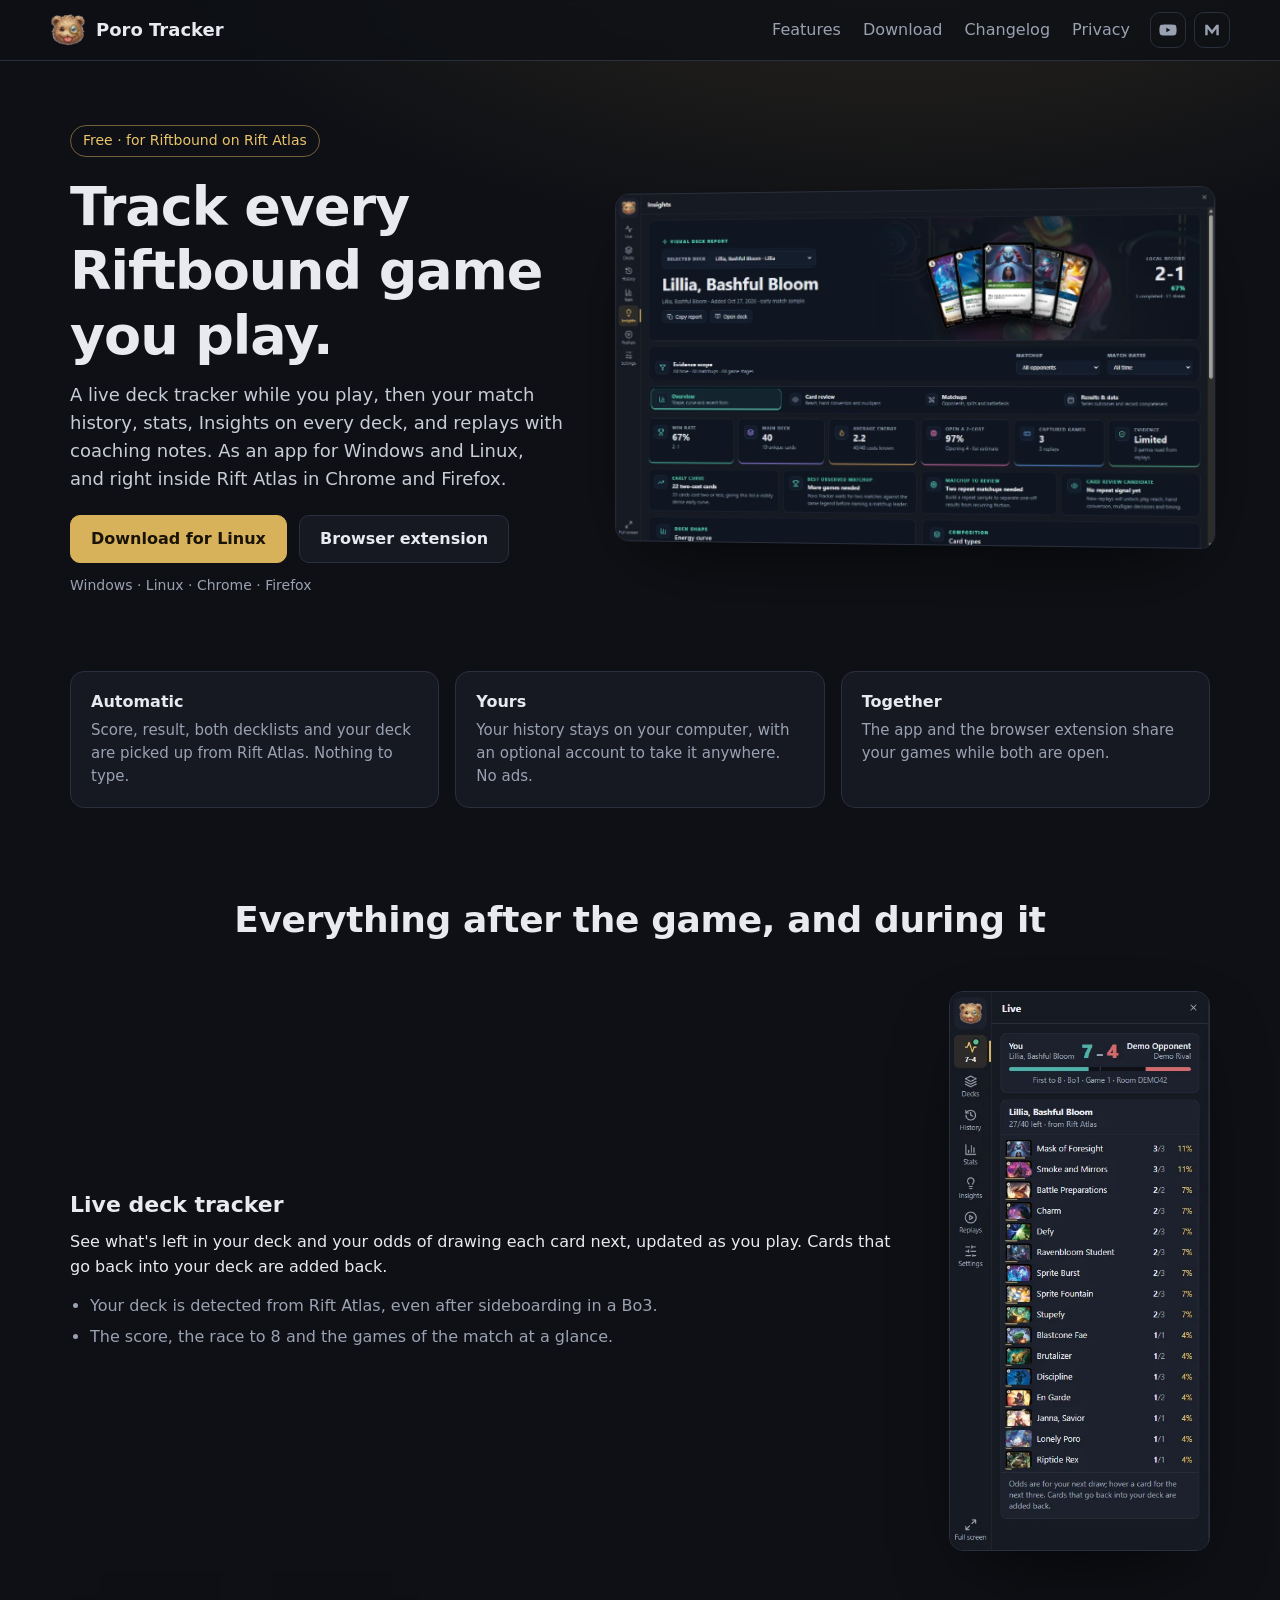
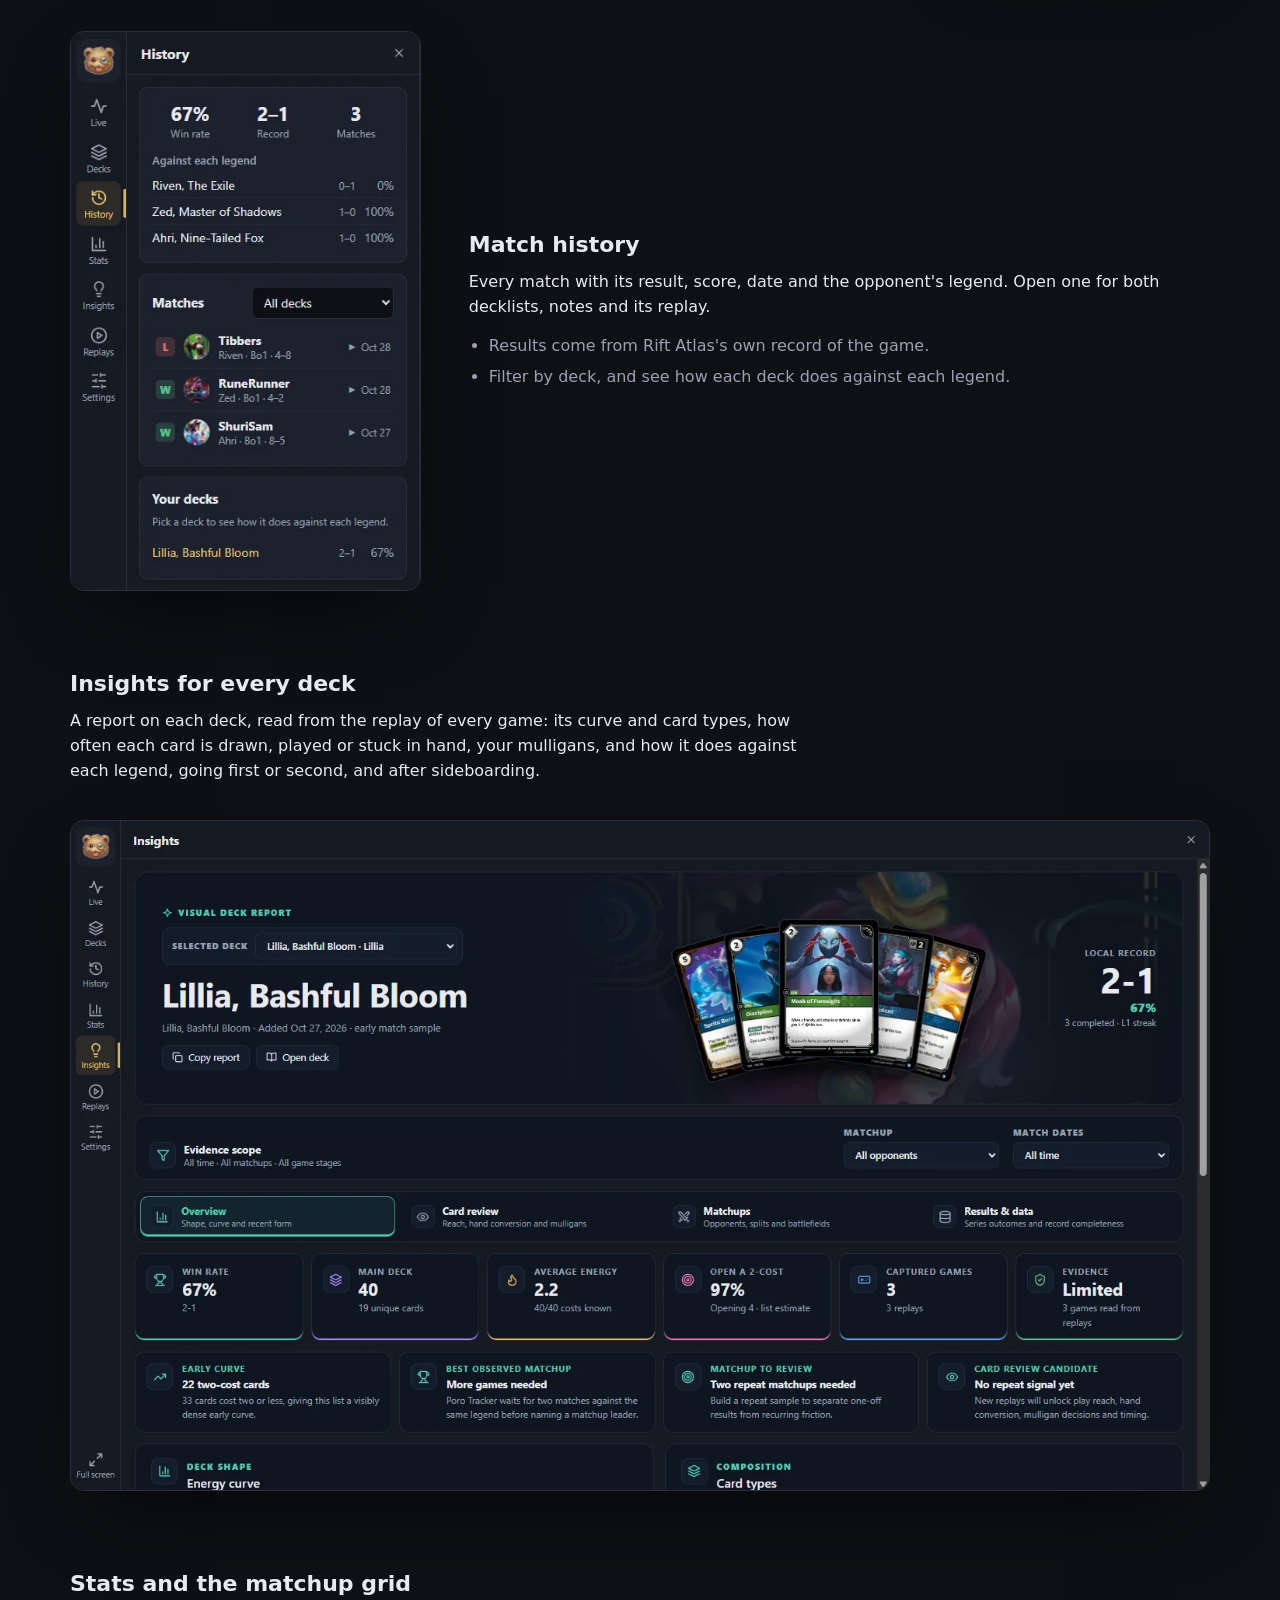
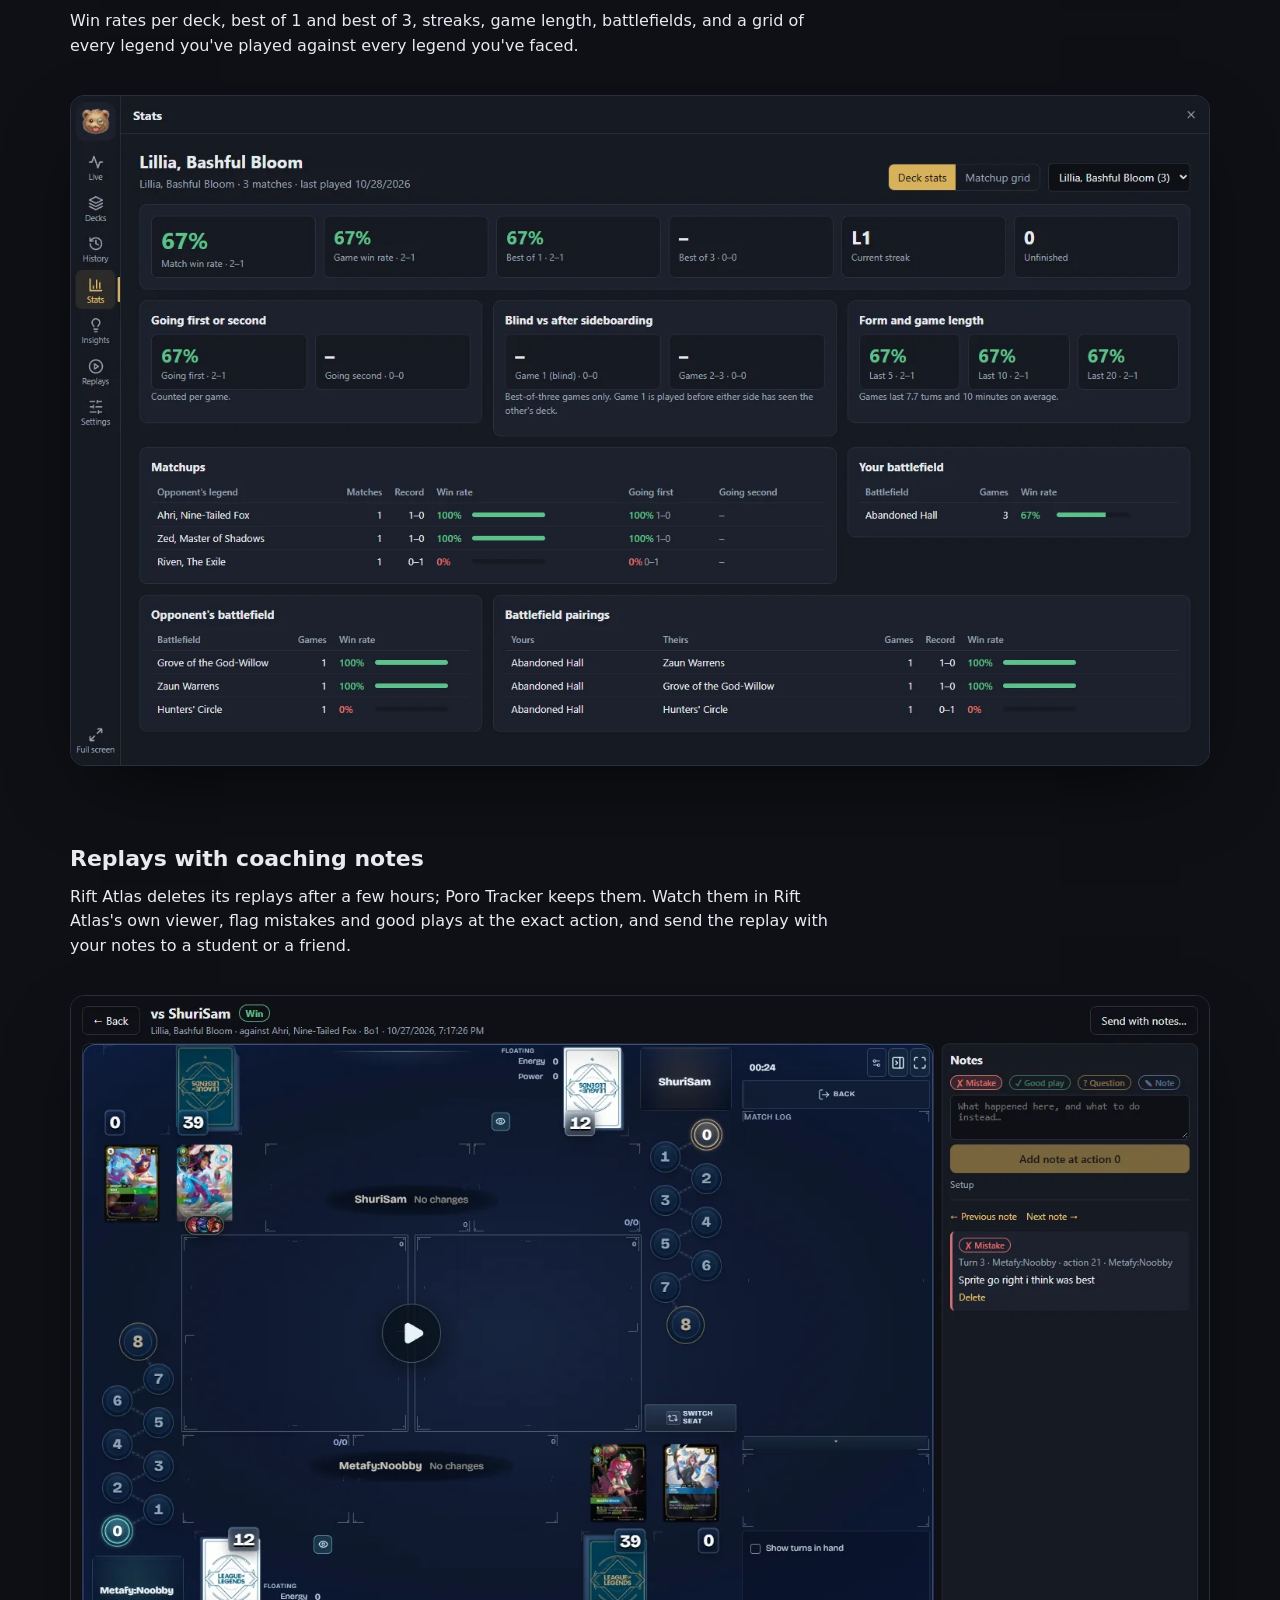
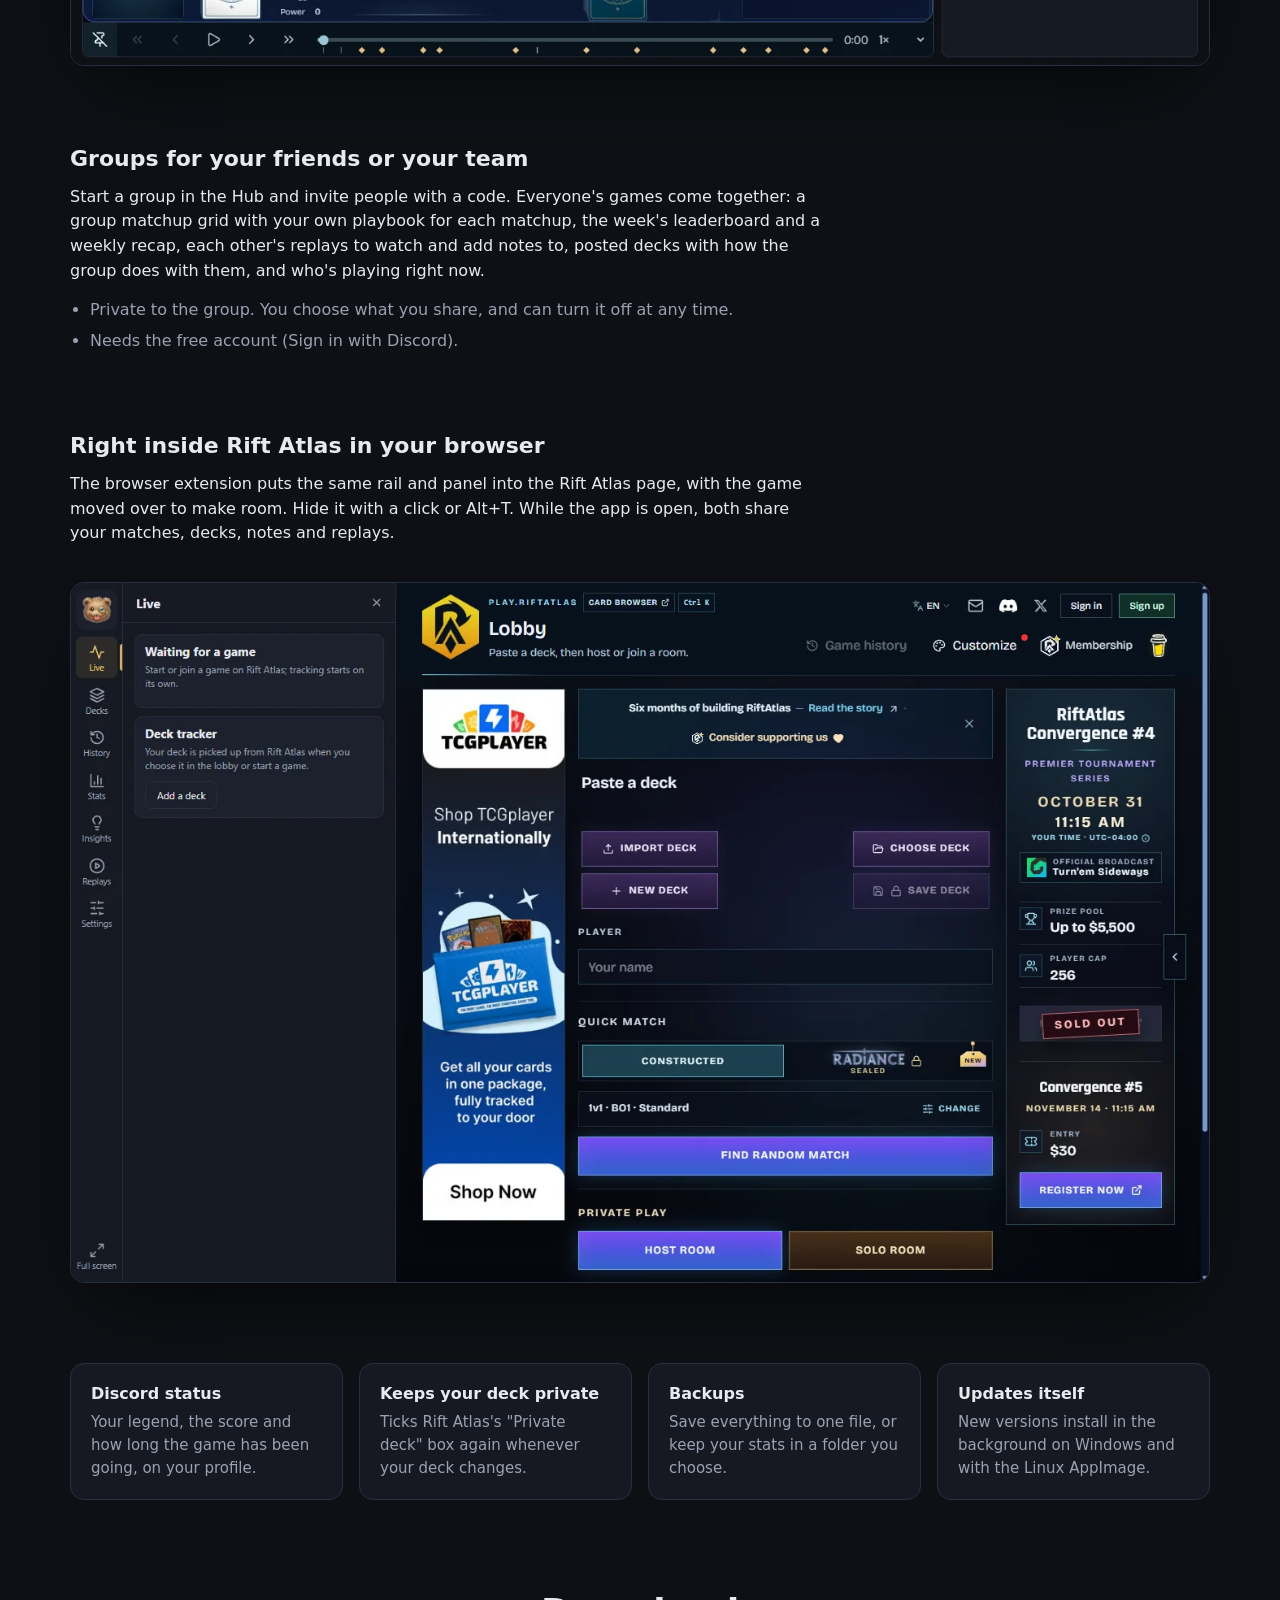
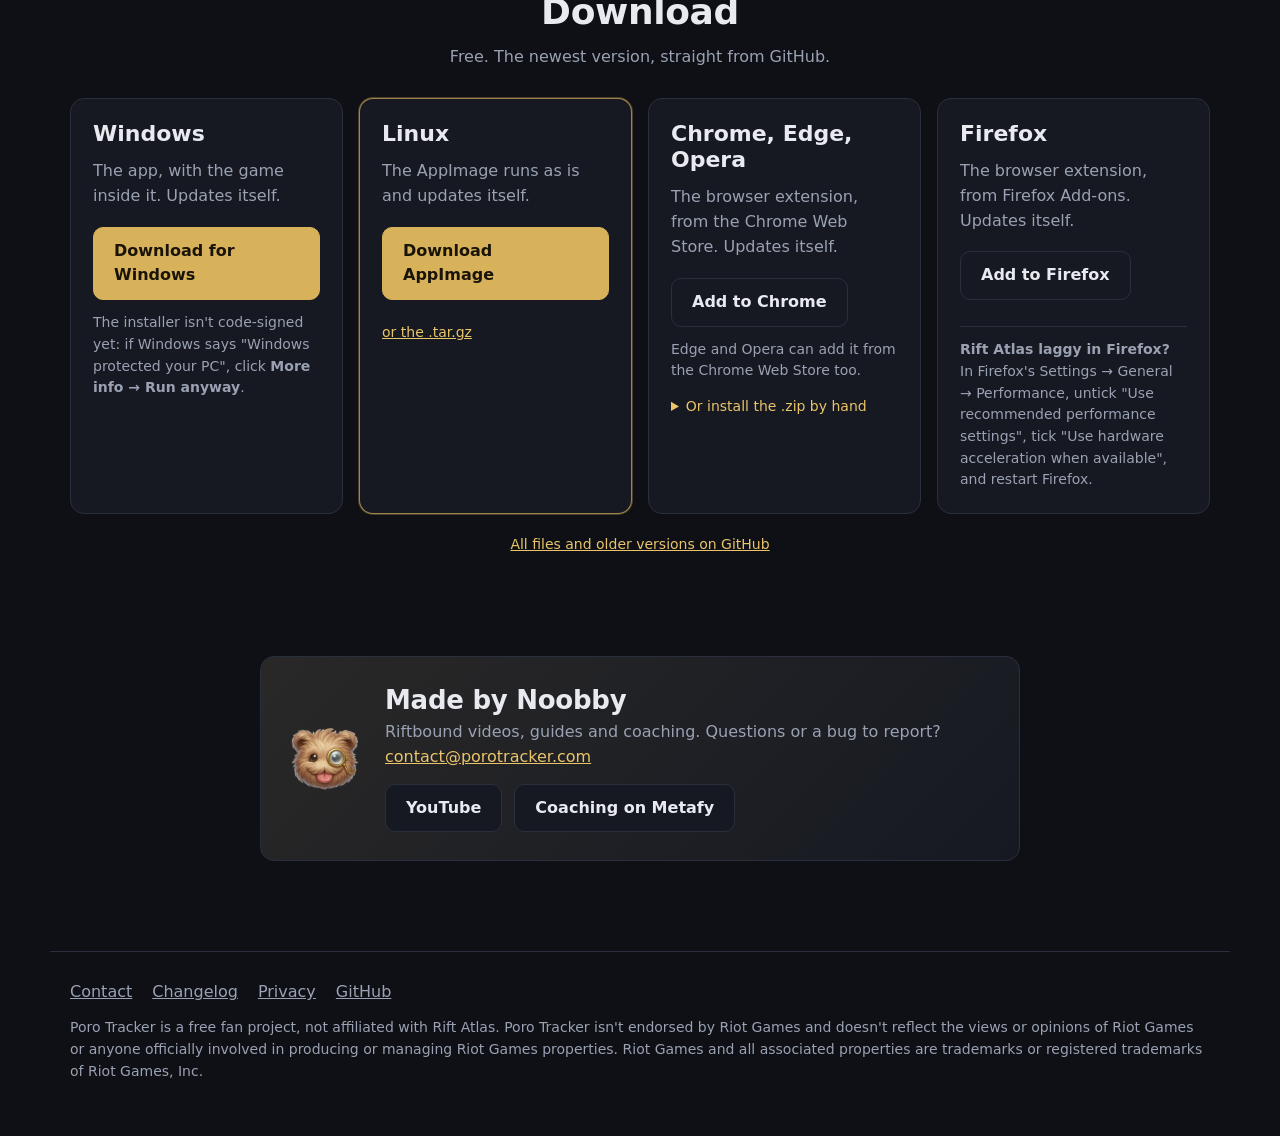
<file: index.html>
<!doctype html>
<html lang="en">
  <head>
    <meta charset="UTF-8" />
    <meta name="viewport" content="width=device-width, initial-scale=1" />
    <title>Poro Tracker · Riftbound tracker for Rift Atlas</title>
    <meta name="description" content="Free tracker for Riftbound on Rift Atlas: live deck tracker, match history, stats, Insights and replays with coaching notes. App for Windows and Linux, extension for Chrome and Firefox." />
    <meta property="og:title" content="Poro Tracker" />
    <meta property="og:description" content="Track every Riftbound game you play on Rift Atlas: live deck tracker, history, stats, Insights and replays with notes." />
    <meta property="og:image" content="images/insights.webp" />
    <link rel="icon" href="images/favicon.png" />
    <link rel="stylesheet" href="styles.css" />
  </head>
  <body>
    <header class="top">
  <a class="brand" href="./"><img src="images/logo.png" alt="" width="36" height="36" /> Poro Tracker</a>
  <nav aria-label="Site">
    <a href="./#features">Features</a>
    <a href="./#download">Download</a>
    <a href="changelog.html">Changelog</a>
    <a href="privacy.html">Privacy</a>
  </nav>
  <div class="socials">
    <a class="social youtube" href="https://www.youtube.com/@Noobby" target="_blank" rel="noopener" title="YouTube" aria-label="YouTube">
      <svg viewBox="0 0 24 24" aria-hidden="true"><path d="M23 7.2a3 3 0 0 0-2.1-2.1C19 4.6 12 4.6 12 4.6s-7 0-8.9.5A3 3 0 0 0 1 7.2 31 31 0 0 0 .5 12a31 31 0 0 0 .5 4.8 3 3 0 0 0 2.1 2.1c1.9.5 8.9.5 8.9.5s7 0 8.9-.5a3 3 0 0 0 2.1-2.1 31 31 0 0 0 .5-4.8 31 31 0 0 0-.5-4.8ZM9.8 15.1V8.9l5.4 3.1-5.4 3.1Z" /></svg>
    </a>
    <a class="social metafy" href="https://metafy.gg/@noobby" target="_blank" rel="noopener" title="Metafy" aria-label="Metafy">
      <svg viewBox="0 0 24 24" aria-hidden="true"><path d="M3 19V5h3.2L12 12.4 17.8 5H21v14h-3.2v-8.6L12 17.6l-5.8-7.2V19H3Z" /></svg>
    </a>
  </div>
</header>

    <main>
      <section class="hero">
        <div class="hero-copy">
          <span class="pill">Free · for Riftbound on Rift Atlas</span>
          <h1>Track every Riftbound game you play.</h1>
          <p class="lead">
            A live deck tracker while you play, then your match history, stats, Insights on every deck, and replays with coaching notes. As an app for Windows and Linux, and
            right inside Rift Atlas in Chrome and Firefox.
          </p>
          <div class="cta">
            <a class="button primary" id="hero-download" href="#download">Download</a>
            <a class="button" href="#extension">Browser extension</a>
          </div>
          <p class="small muted" id="version-line">Windows · Linux · Chrome · Firefox</p>
        </div>
        <figure class="hero-shot">
          <img src="images/insights.webp" alt="Poro Tracker's Insights: a deck report with the deck's record, curve and cards to look at" width="1464" height="861" />
        </figure>
      </section>

      <section class="strip" aria-label="Highlights">
        <div><b>Automatic</b><span>Score, result, both decklists and your deck are picked up from Rift Atlas. Nothing to type.</span></div>
        <div><b>Yours</b><span>Your history stays on your computer, with an optional account to take it anywhere. No ads.</span></div>
        <div><b>Together</b><span>The app and the browser extension share your games while both are open.</span></div>
      </section>

      <section id="features" class="features">
        <h2>Everything after the game, and during it</h2>

        <article class="feature">
          <div class="feature-text">
            <h3>Live deck tracker</h3>
            <p>See what's left in your deck and your odds of drawing each card next, updated as you play. Cards that go back into your deck are added back.</p>
            <ul>
              <li>Your deck is detected from Rift Atlas, even after sideboarding in a Bo3.</li>
              <li>The score, the race to 8 and the games of the match at a glance.</li>
            </ul>
          </div>
          <img class="shot tall" src="images/live.webp" alt="The live panel: the score, and every card left in the deck with its draw chance" width="400" height="861" loading="lazy" />
        </article>

        <article class="feature flip">
          <div class="feature-text">
            <h3>Match history</h3>
            <p>Every match with its result, score, date and the opponent's legend. Open one for both decklists, notes and its replay.</p>
            <ul>
              <li>Results come from Rift Atlas's own record of the game.</li>
              <li>Filter by deck, and see how each deck does against each legend.</li>
            </ul>
          </div>
          <img class="shot tall" src="images/history.webp" alt="Match history: one line per match with result, legend, score and date" width="400" height="640" loading="lazy" />
        </article>

        <article class="feature wide">
          <div class="feature-text">
            <h3>Insights for every deck</h3>
            <p>
              A report on each deck, read from the replay of every game: its curve and card types, how often each card is drawn, played or stuck in hand, your
              mulligans, and how it does against each legend, going first or second, and after sideboarding.
            </p>
          </div>
          <img class="shot" src="images/insights.webp" alt="Insights: deck report" width="1464" height="861" loading="lazy" />
        </article>

        <article class="feature wide">
          <div class="feature-text">
            <h3>Stats and the matchup grid</h3>
            <p>Win rates per deck, best of 1 and best of 3, streaks, game length, battlefields, and a grid of every legend you've played against every legend you've faced.</p>
          </div>
          <img class="shot" src="images/stats.webp" alt="Stats for a deck: win rates, going first or second, matchups and battlefields" width="1464" height="861" loading="lazy" />
        </article>

        <article class="feature wide">
          <div class="feature-text">
            <h3>Replays with coaching notes</h3>
            <p>
              Rift Atlas deletes its replays after a few hours; Poro Tracker keeps them. Watch them in Rift Atlas's own viewer, flag mistakes and good plays at the
              exact action, and send the replay with your notes to a student or a friend.
            </p>
          </div>
          <img class="shot" src="images/replay.webp" alt="A replay in Rift Atlas's viewer with a notes panel beside it" width="1464" height="861" loading="lazy" />
        </article>

        <article class="feature wide" id="groups">
          <div class="feature-text">
            <h3>Groups for your friends or your team</h3>
            <p>
              Start a group in the Hub and invite people with a code. Everyone's games come together: a group matchup grid with your own playbook for each matchup,
              the week's leaderboard and a weekly recap, each other's replays to watch and add notes to, posted decks with how the group does with them, and who's
              playing right now.
            </p>
            <ul>
              <li>Private to the group. You choose what you share, and can turn it off at any time.</li>
              <li>Needs the free account (Sign in with Discord).</li>
            </ul>
          </div>
        </article>

        <article class="feature wide" id="extension">
          <div class="feature-text">
            <h3>Right inside Rift Atlas in your browser</h3>
            <p>
              The browser extension puts the same rail and panel into the Rift Atlas page, with the game moved over to make room. Hide it with a click or Alt+T. While the
              app is open, both share your matches, decks, notes and replays.
            </p>
          </div>
          <img class="shot" src="images/browser.webp" alt="Rift Atlas in the browser with the Poro Tracker rail and panel on the left" width="1400" height="860" loading="lazy" />
        </article>

        <div class="extras">
          <div><b>Discord status</b><span>Your legend, the score and how long the game has been going, on your profile.</span></div>
          <div><b>Keeps your deck private</b><span>Ticks Rift Atlas's "Private deck" box again whenever your deck changes.</span></div>
          <div><b>Backups</b><span>Save everything to one file, or keep your stats in a folder you choose.</span></div>
          <div><b>Updates itself</b><span>New versions install in the background on Windows and with the Linux AppImage.</span></div>
        </div>
      </section>

      <section id="download" class="download">
        <h2>Download</h2>
        <p class="muted" id="download-version">Free. The newest version, straight from GitHub.</p>
        <div class="downloads">
          <article class="dl" data-os="windows">
            <h3>Windows</h3>
            <p>The app, with the game inside it. Updates itself.</p>
            <a class="button primary" data-asset="windows" href="https://github.com/NoobbyTV/poro-tracker-releases/releases/latest">Download for Windows</a>
            <p class="small muted">The installer isn't code-signed yet: if Windows says "Windows protected your PC", click <b>More info → Run anyway</b>.</p>
          </article>
          <article class="dl" data-os="linux">
            <h3>Linux</h3>
            <p>The AppImage runs as is and updates itself.</p>
            <a class="button primary" data-asset="appimage" href="https://github.com/NoobbyTV/poro-tracker-releases/releases/latest">Download AppImage</a>
            <a class="text-link" data-asset="targz" href="https://github.com/NoobbyTV/poro-tracker-releases/releases/latest">or the .tar.gz</a>
          </article>
          <article class="dl" data-os="chrome">
            <h3>Chrome, Edge, Opera</h3>
            <p>The browser extension, from the Chrome Web Store. Updates itself.</p>
            <a class="button" href="https://chromewebstore.google.com/detail/poro-tracker/bhjnaeodigddnpbfbooijanlfbafikge" target="_blank" rel="noopener">Add to Chrome</a>
            <p class="small muted">Edge and Opera can add it from the Chrome Web Store too.</p>
            <details>
              <summary>Or install the .zip by hand</summary>
              <ol>
                <li><a data-asset="chrome" href="https://github.com/NoobbyTV/poro-tracker-releases/releases/latest">Download the zip</a> and unzip it.</li>
                <li>Open the extensions page (<code>chrome://extensions</code>) and turn on <b>Developer mode</b>.</li>
                <li>Click <b>Load unpacked</b> and pick the unzipped folder.</li>
                <li>Open Rift Atlas: the Poro Tracker rail appears on the left.</li>
              </ol>
            </details>
          </article>
          <article class="dl" data-os="firefox">
            <h3>Firefox</h3>
            <p>The browser extension, from Firefox Add-ons. Updates itself.</p>
            <a class="button" href="https://addons.mozilla.org/firefox/addon/poro-tracker/" target="_blank" rel="noopener">Add to Firefox</a>
            <p class="small muted tip">
              <b>Rift Atlas laggy in Firefox?</b> In Firefox's Settings → General → Performance, untick "Use recommended performance settings", tick "Use hardware
              acceleration when available", and restart Firefox.
            </p>
          </article>
        </div>
        <p class="small muted center"><a href="https://github.com/NoobbyTV/poro-tracker-releases/releases/latest" target="_blank" rel="noopener">All files and older versions on GitHub</a></p>
      </section>

      <section class="creator">
        <img src="images/logo.png" alt="" width="72" height="72" />
        <div>
          <h2>Made by Noobby</h2>
          <p class="muted">Riftbound videos, guides and coaching. Questions or a bug to report? <a href="mailto:contact@porotracker.com">contact@porotracker.com</a></p>
          <div class="cta">
            <a class="button youtube-button" href="https://www.youtube.com/@Noobby" target="_blank" rel="noopener">YouTube</a>
            <a class="button" href="https://metafy.gg/@noobby" target="_blank" rel="noopener">Coaching on Metafy</a>
          </div>
        </div>
      </section>
    </main>

    <footer>
  <nav aria-label="Footer">
    <a href="mailto:contact@porotracker.com">Contact</a>
  <a href="changelog.html">Changelog</a>
    <a href="privacy.html">Privacy</a>
    <a href="https://github.com/NoobbyTV/poro-tracker-releases/releases/latest" target="_blank" rel="noopener">GitHub</a>
  </nav>
  <p class="small muted">
    Poro Tracker is a free fan project, not affiliated with Rift Atlas. Poro Tracker isn't endorsed by Riot Games and doesn't reflect the views or opinions of
    Riot Games or anyone officially involved in producing or managing Riot Games properties. Riot Games and all associated properties are trademarks or
    registered trademarks of Riot Games, Inc.
  </p>
</footer>
    <script src="site.js"></script>
  </body>
</html>
</file>
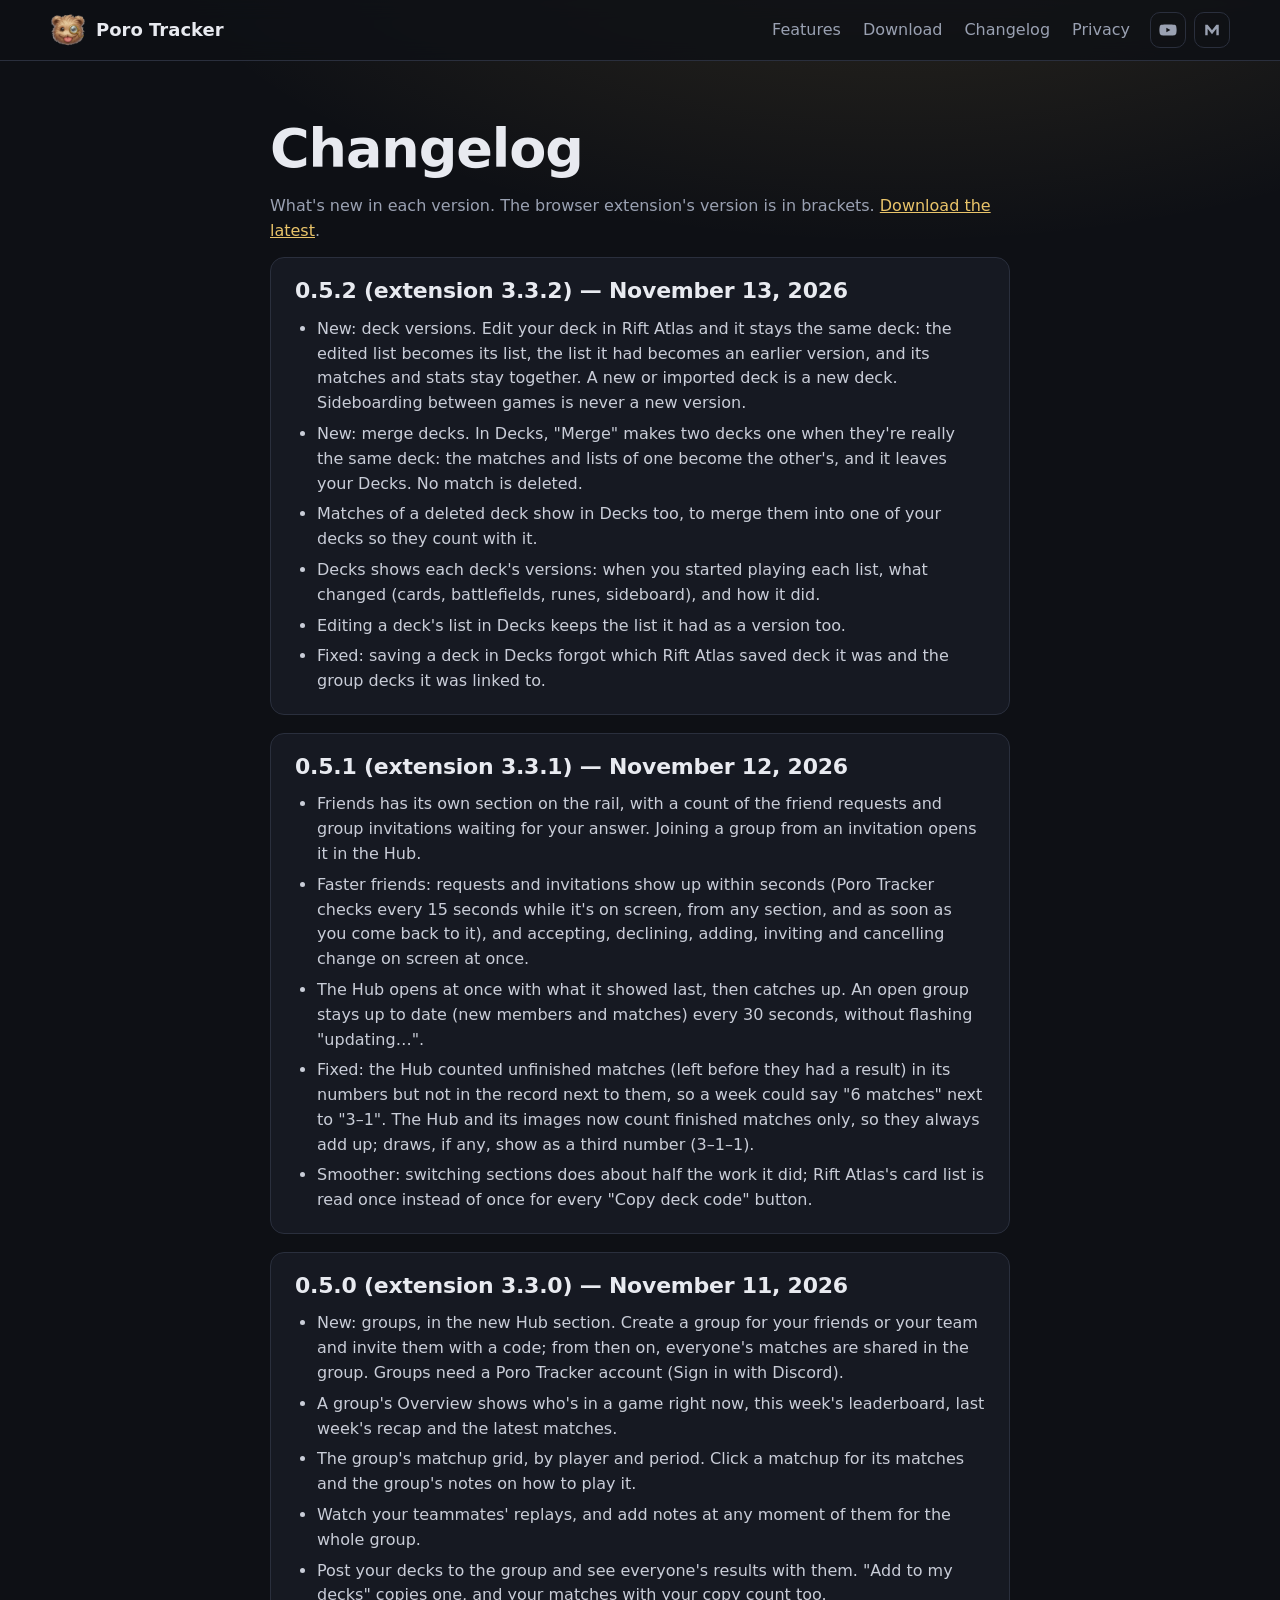
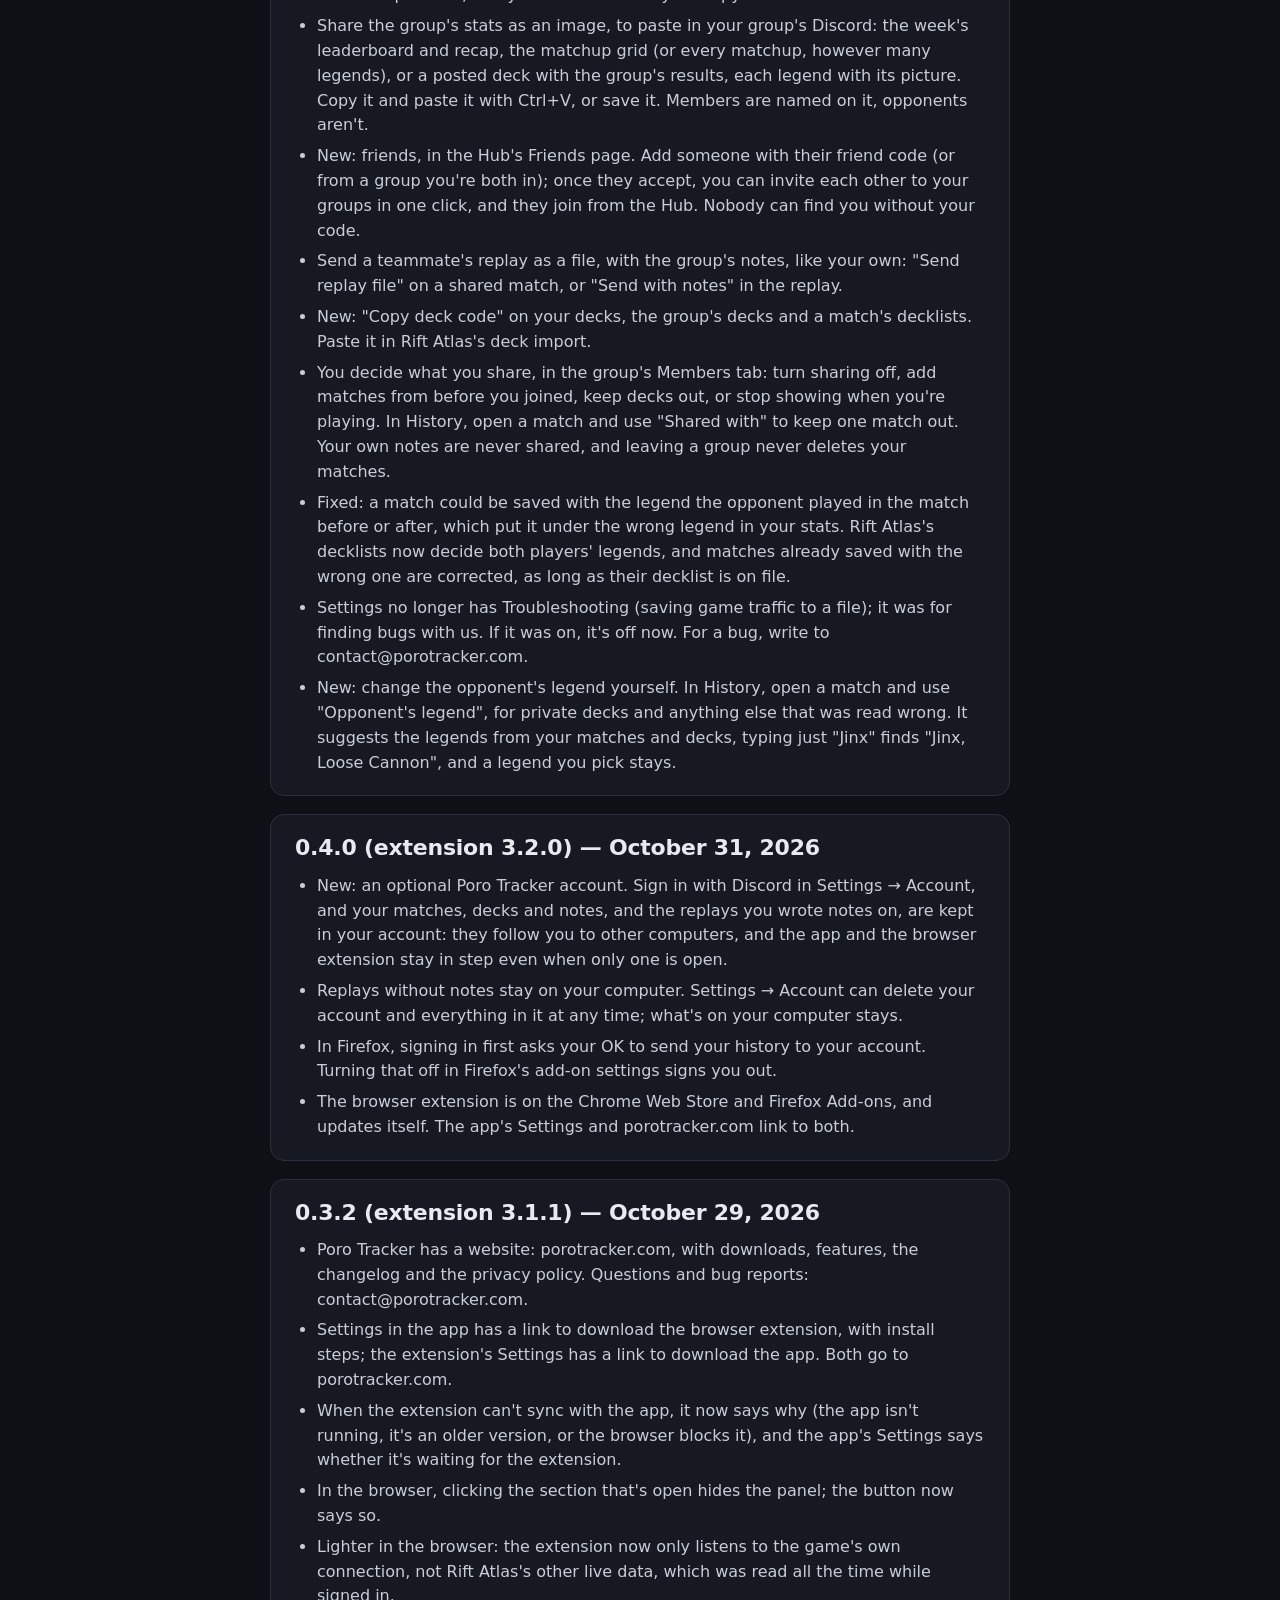
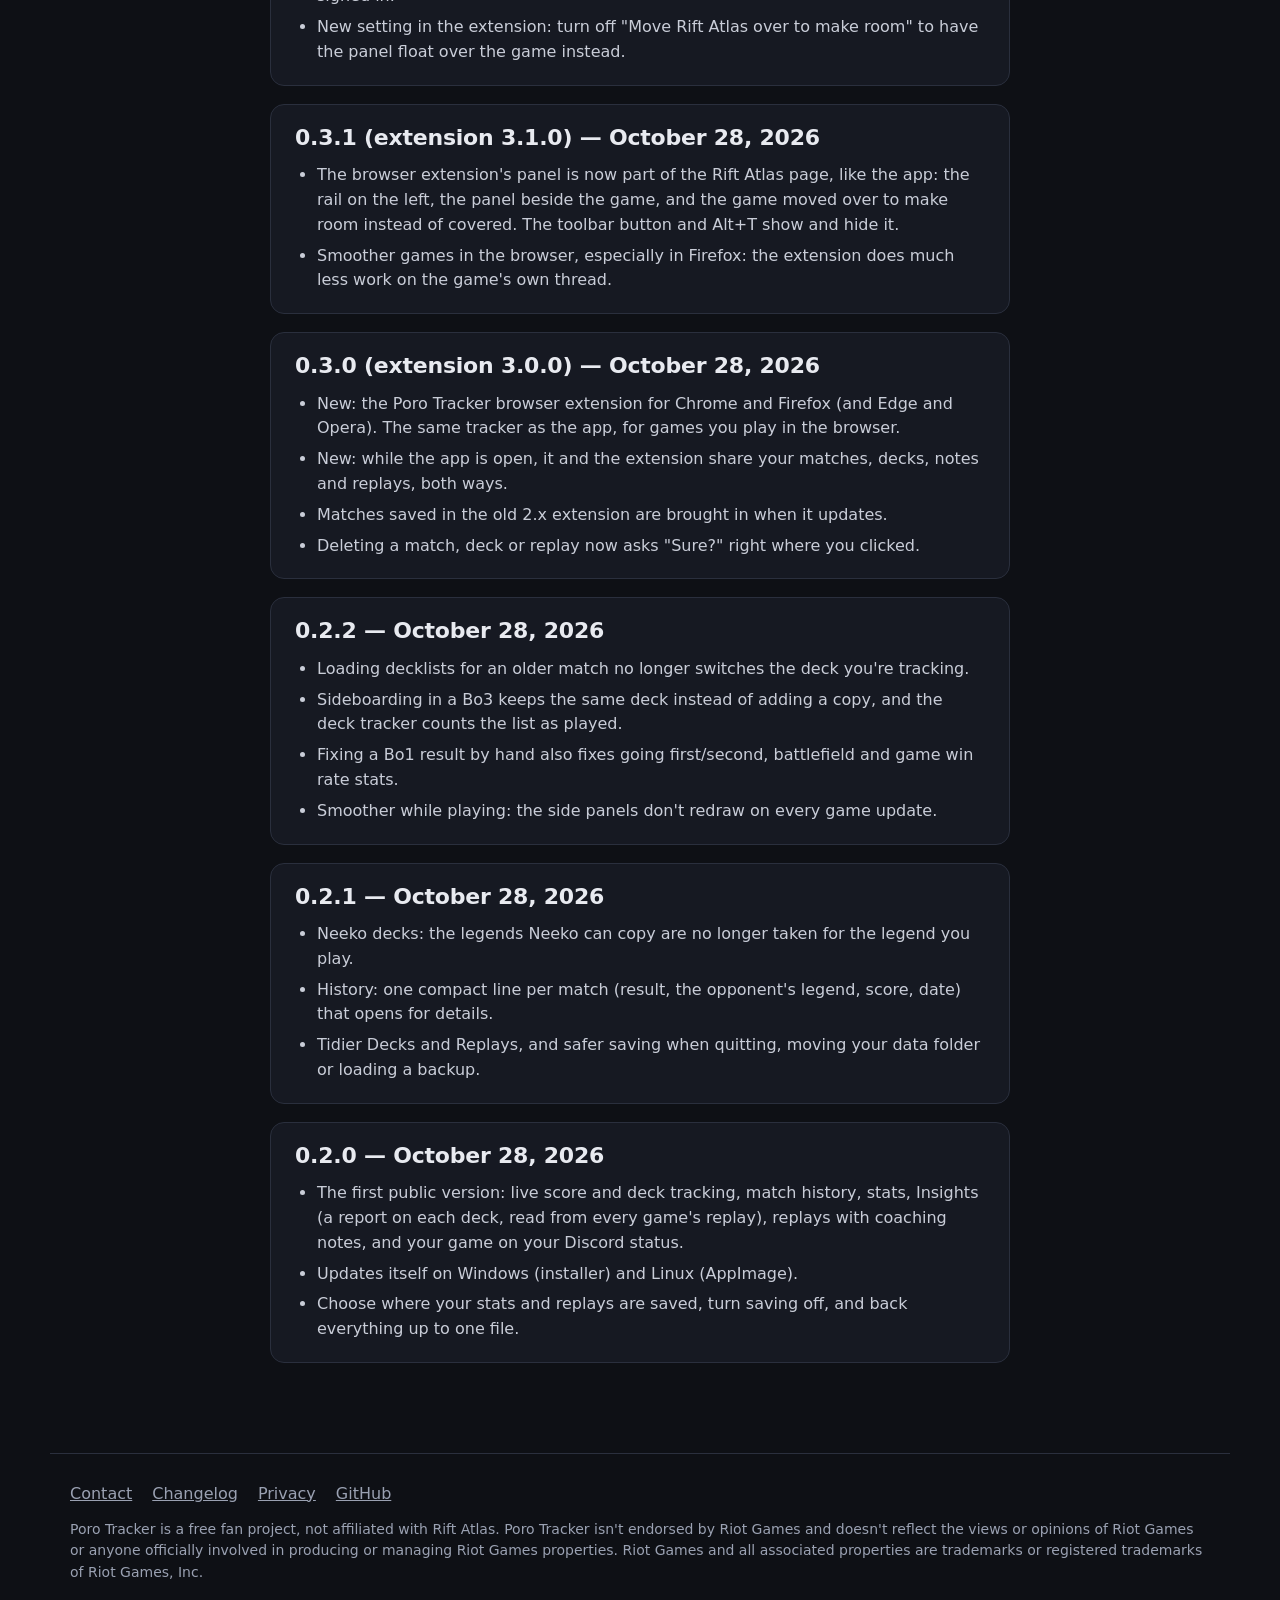
<file: changelog.html>
<!doctype html>
<html lang="en">
  <head>
    <meta charset="UTF-8" />
    <meta name="viewport" content="width=device-width, initial-scale=1" />
    <title>Changelog · Poro Tracker</title>
    <meta name="description" content="What's new in each version of Poro Tracker." />
    <link rel="icon" href="images/favicon.png" />
    <link rel="stylesheet" href="styles.css" />
  </head>
  <body>
    <header class="top">
  <a class="brand" href="./"><img src="images/logo.png" alt="" width="36" height="36" /> Poro Tracker</a>
  <nav aria-label="Site">
    <a href="./#features">Features</a>
    <a href="./#download">Download</a>
    <a href="changelog.html">Changelog</a>
    <a href="privacy.html">Privacy</a>
  </nav>
  <div class="socials">
    <a class="social youtube" href="https://www.youtube.com/@Noobby" target="_blank" rel="noopener" title="YouTube" aria-label="YouTube">
      <svg viewBox="0 0 24 24" aria-hidden="true"><path d="M23 7.2a3 3 0 0 0-2.1-2.1C19 4.6 12 4.6 12 4.6s-7 0-8.9.5A3 3 0 0 0 1 7.2 31 31 0 0 0 .5 12a31 31 0 0 0 .5 4.8 3 3 0 0 0 2.1 2.1c1.9.5 8.9.5 8.9.5s7 0 8.9-.5a3 3 0 0 0 2.1-2.1 31 31 0 0 0 .5-4.8 31 31 0 0 0-.5-4.8ZM9.8 15.1V8.9l5.4 3.1-5.4 3.1Z" /></svg>
    </a>
    <a class="social metafy" href="https://metafy.gg/@noobby" target="_blank" rel="noopener" title="Metafy" aria-label="Metafy">
      <svg viewBox="0 0 24 24" aria-hidden="true"><path d="M3 19V5h3.2L12 12.4 17.8 5H21v14h-3.2v-8.6L12 17.6l-5.8-7.2V19H3Z" /></svg>
    </a>
  </div>
</header>
    <main>
      <section class="page">
        <h1>Changelog</h1>
        <p class="muted">What's new in each version. The browser extension's version is in brackets. <a href="./#download">Download the latest</a>.</p>
        <article class="release"><h2>0.5.2 (extension 3.3.2) — November 13, 2026</h2><ul><li>New: deck versions. Edit your deck in Rift Atlas and it stays the same deck: the edited list becomes its list, the list it had becomes an earlier version, and its matches and stats stay together. A new or imported deck is a new deck. Sideboarding between games is never a new version.</li><li>New: merge decks. In Decks, "Merge" makes two decks one when they're really the same deck: the matches and lists of one become the other's, and it leaves your Decks. No match is deleted.</li><li>Matches of a deleted deck show in Decks too, to merge them into one of your decks so they count with it.</li><li>Decks shows each deck's versions: when you started playing each list, what changed (cards, battlefields, runes, sideboard), and how it did.</li><li>Editing a deck's list in Decks keeps the list it had as a version too.</li><li>Fixed: saving a deck in Decks forgot which Rift Atlas saved deck it was and the group decks it was linked to.</li></ul></article>
        <article class="release"><h2>0.5.1 (extension 3.3.1) — November 12, 2026</h2><ul><li>Friends has its own section on the rail, with a count of the friend requests and group invitations waiting for your answer. Joining a group from an invitation opens it in the Hub.</li><li>Faster friends: requests and invitations show up within seconds (Poro Tracker checks every 15 seconds while it's on screen, from any section, and as soon as you come back to it), and accepting, declining, adding, inviting and cancelling change on screen at once.</li><li>The Hub opens at once with what it showed last, then catches up. An open group stays up to date (new members and matches) every 30 seconds, without flashing "updating…".</li><li>Fixed: the Hub counted unfinished matches (left before they had a result) in its numbers but not in the record next to them, so a week could say "6 matches" next to "3–1". The Hub and its images now count finished matches only, so they always add up; draws, if any, show as a third number (3–1–1).</li><li>Smoother: switching sections does about half the work it did; Rift Atlas's card list is read once instead of once for every "Copy deck code" button.</li></ul></article>
        <article class="release"><h2>0.5.0 (extension 3.3.0) — November 11, 2026</h2><ul><li>New: groups, in the new Hub section. Create a group for your friends or your team and invite them with a code; from then on, everyone's matches are shared in the group. Groups need a Poro Tracker account (Sign in with Discord).</li><li>A group's Overview shows who's in a game right now, this week's leaderboard, last week's recap and the latest matches.</li><li>The group's matchup grid, by player and period. Click a matchup for its matches and the group's notes on how to play it.</li><li>Watch your teammates' replays, and add notes at any moment of them for the whole group.</li><li>Post your decks to the group and see everyone's results with them. "Add to my decks" copies one, and your matches with your copy count too.</li><li>Share the group's stats as an image, to paste in your group's Discord: the week's leaderboard and recap, the matchup grid (or every matchup, however many legends), or a posted deck with the group's results, each legend with its picture. Copy it and paste it with Ctrl+V, or save it. Members are named on it, opponents aren't.</li><li>New: friends, in the Hub's Friends page. Add someone with their friend code (or from a group you're both in); once they accept, you can invite each other to your groups in one click, and they join from the Hub. Nobody can find you without your code.</li><li>Send a teammate's replay as a file, with the group's notes, like your own: "Send replay file" on a shared match, or "Send with notes" in the replay.</li><li>New: "Copy deck code" on your decks, the group's decks and a match's decklists. Paste it in Rift Atlas's deck import.</li><li>You decide what you share, in the group's Members tab: turn sharing off, add matches from before you joined, keep decks out, or stop showing when you're playing. In History, open a match and use "Shared with" to keep one match out. Your own notes are never shared, and leaving a group never deletes your matches.</li><li>Fixed: a match could be saved with the legend the opponent played in the match before or after, which put it under the wrong legend in your stats. Rift Atlas's decklists now decide both players' legends, and matches already saved with the wrong one are corrected, as long as their decklist is on file.</li><li>Settings no longer has Troubleshooting (saving game traffic to a file); it was for finding bugs with us. If it was on, it's off now. For a bug, write to contact@porotracker.com.</li><li>New: change the opponent's legend yourself. In History, open a match and use "Opponent's legend", for private decks and anything else that was read wrong. It suggests the legends from your matches and decks, typing just "Jinx" finds "Jinx, Loose Cannon", and a legend you pick stays.</li></ul></article>
        <article class="release"><h2>0.4.0 (extension 3.2.0) — October 31, 2026</h2><ul><li>New: an optional Poro Tracker account. Sign in with Discord in Settings → Account, and your matches, decks and notes, and the replays you wrote notes on, are kept in your account: they follow you to other computers, and the app and the browser extension stay in step even when only one is open.</li><li>Replays without notes stay on your computer. Settings → Account can delete your account and everything in it at any time; what's on your computer stays.</li><li>In Firefox, signing in first asks your OK to send your history to your account. Turning that off in Firefox's add-on settings signs you out.</li><li>The browser extension is on the Chrome Web Store and Firefox Add-ons, and updates itself. The app's Settings and porotracker.com link to both.</li></ul></article>
        <article class="release"><h2>0.3.2 (extension 3.1.1) — October 29, 2026</h2><ul><li>Poro Tracker has a website: porotracker.com, with downloads, features, the changelog and the privacy policy. Questions and bug reports: contact@porotracker.com.</li><li>Settings in the app has a link to download the browser extension, with install steps; the extension's Settings has a link to download the app. Both go to porotracker.com.</li><li>When the extension can't sync with the app, it now says why (the app isn't running, it's an older version, or the browser blocks it), and the app's Settings says whether it's waiting for the extension.</li><li>In the browser, clicking the section that's open hides the panel; the button now says so.</li><li>Lighter in the browser: the extension now only listens to the game's own connection, not Rift Atlas's other live data, which was read all the time while signed in.</li><li>New setting in the extension: turn off "Move Rift Atlas over to make room" to have the panel float over the game instead.</li></ul></article>
        <article class="release"><h2>0.3.1 (extension 3.1.0) — October 28, 2026</h2><ul><li>The browser extension's panel is now part of the Rift Atlas page, like the app: the rail on the left, the panel beside the game, and the game moved over to make room instead of covered. The toolbar button and Alt+T show and hide it.</li><li>Smoother games in the browser, especially in Firefox: the extension does much less work on the game's own thread.</li></ul></article>
        <article class="release"><h2>0.3.0 (extension 3.0.0) — October 28, 2026</h2><ul><li>New: the Poro Tracker browser extension for Chrome and Firefox (and Edge and Opera). The same tracker as the app, for games you play in the browser.</li><li>New: while the app is open, it and the extension share your matches, decks, notes and replays, both ways.</li><li>Matches saved in the old 2.x extension are brought in when it updates.</li><li>Deleting a match, deck or replay now asks "Sure?" right where you clicked.</li></ul></article>
        <article class="release"><h2>0.2.2 — October 28, 2026</h2><ul><li>Loading decklists for an older match no longer switches the deck you're tracking.</li><li>Sideboarding in a Bo3 keeps the same deck instead of adding a copy, and the deck tracker counts the list as played.</li><li>Fixing a Bo1 result by hand also fixes going first/second, battlefield and game win rate stats.</li><li>Smoother while playing: the side panels don't redraw on every game update.</li></ul></article>
        <article class="release"><h2>0.2.1 — October 28, 2026</h2><ul><li>Neeko decks: the legends Neeko can copy are no longer taken for the legend you play.</li><li>History: one compact line per match (result, the opponent's legend, score, date) that opens for details.</li><li>Tidier Decks and Replays, and safer saving when quitting, moving your data folder or loading a backup.</li></ul></article>
        <article class="release"><h2>0.2.0 — October 28, 2026</h2><ul><li>The first public version: live score and deck tracking, match history, stats, Insights (a report on each deck, read from every game's replay), replays with coaching notes, and your game on your Discord status.</li><li>Updates itself on Windows (installer) and Linux (AppImage).</li><li>Choose where your stats and replays are saved, turn saving off, and back everything up to one file.</li></ul></article>
      </section>
    </main>
    <footer>
  <nav aria-label="Footer">
    <a href="mailto:contact@porotracker.com">Contact</a>
  <a href="changelog.html">Changelog</a>
    <a href="privacy.html">Privacy</a>
    <a href="https://github.com/NoobbyTV/poro-tracker-releases/releases/latest" target="_blank" rel="noopener">GitHub</a>
  </nav>
  <p class="small muted">
    Poro Tracker is a free fan project, not affiliated with Rift Atlas. Poro Tracker isn't endorsed by Riot Games and doesn't reflect the views or opinions of
    Riot Games or anyone officially involved in producing or managing Riot Games properties. Riot Games and all associated properties are trademarks or
    registered trademarks of Riot Games, Inc.
  </p>
</footer>
  </body>
</html>
</file>
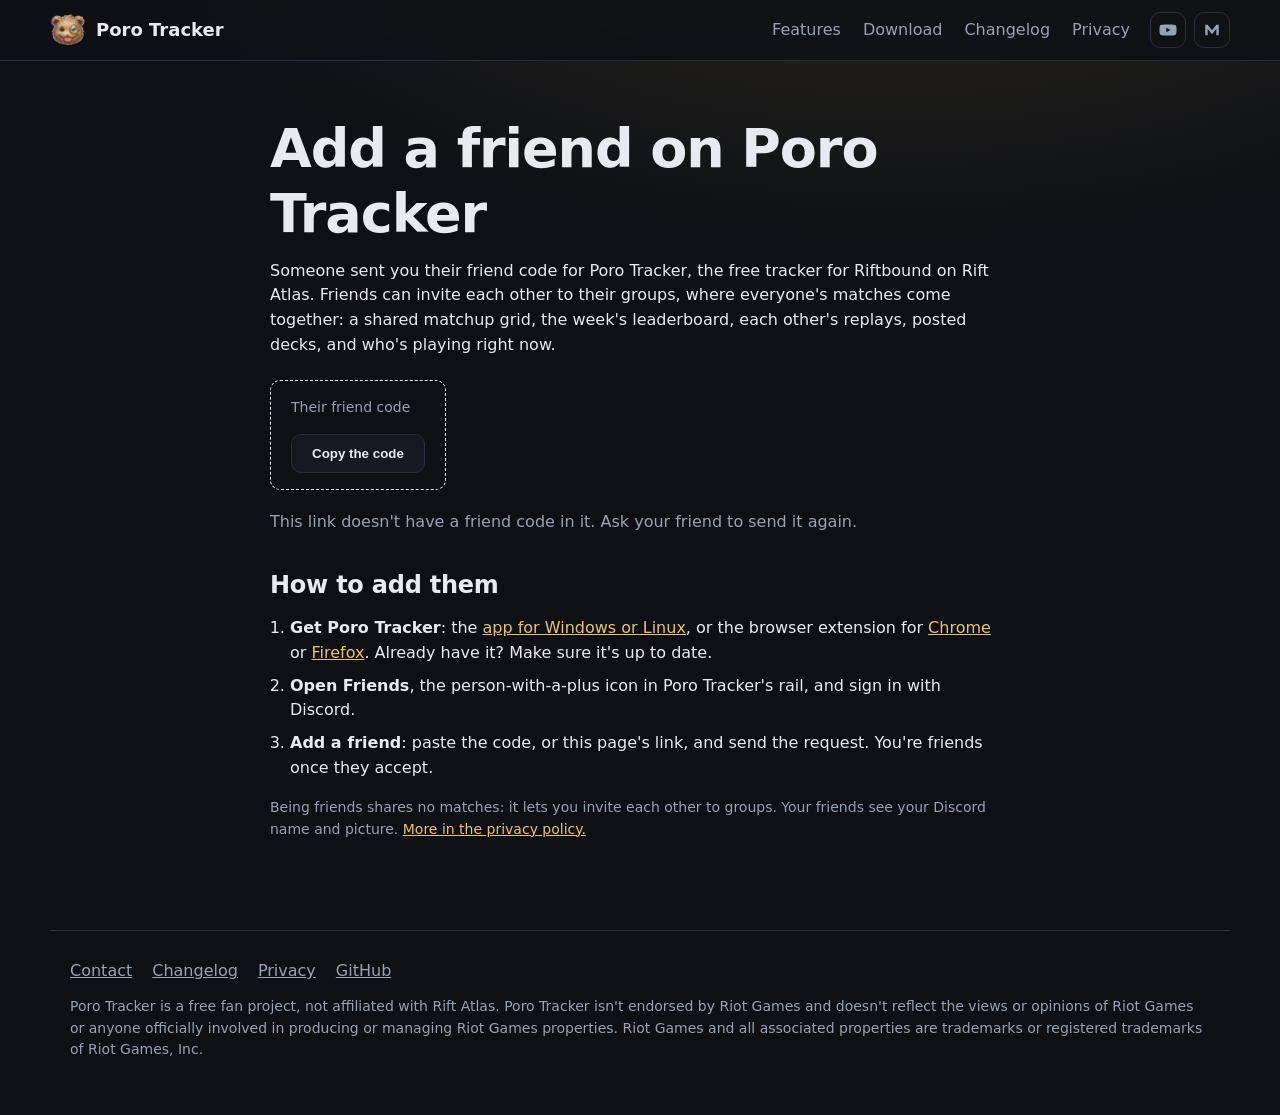
<file: friend.html>
<!doctype html>
<html lang="en">
  <head>
    <meta charset="UTF-8" />
    <meta name="viewport" content="width=device-width, initial-scale=1" />
    <title>Add a friend · Poro Tracker</title>
    <meta name="description" content="Someone wants to be your friend on Poro Tracker, the free Riftbound tracker for Rift Atlas." />
    <meta name="robots" content="noindex" />
    <link rel="icon" href="images/favicon.png" />
    <link rel="stylesheet" href="styles.css" />
  </head>
  <body>
    <header class="top">
  <a class="brand" href="./"><img src="images/logo.png" alt="" width="36" height="36" /> Poro Tracker</a>
  <nav aria-label="Site">
    <a href="./#features">Features</a>
    <a href="./#download">Download</a>
    <a href="changelog.html">Changelog</a>
    <a href="privacy.html">Privacy</a>
  </nav>
  <div class="socials">
    <a class="social youtube" href="https://www.youtube.com/@Noobby" target="_blank" rel="noopener" title="YouTube" aria-label="YouTube">
      <svg viewBox="0 0 24 24" aria-hidden="true"><path d="M23 7.2a3 3 0 0 0-2.1-2.1C19 4.6 12 4.6 12 4.6s-7 0-8.9.5A3 3 0 0 0 1 7.2 31 31 0 0 0 .5 12a31 31 0 0 0 .5 4.8 3 3 0 0 0 2.1 2.1c1.9.5 8.9.5 8.9.5s7 0 8.9-.5a3 3 0 0 0 2.1-2.1 31 31 0 0 0 .5-4.8 31 31 0 0 0-.5-4.8ZM9.8 15.1V8.9l5.4 3.1-5.4 3.1Z" /></svg>
    </a>
    <a class="social metafy" href="https://metafy.gg/@noobby" target="_blank" rel="noopener" title="Metafy" aria-label="Metafy">
      <svg viewBox="0 0 24 24" aria-hidden="true"><path d="M3 19V5h3.2L12 12.4 17.8 5H21v14h-3.2v-8.6L12 17.6l-5.8-7.2V19H3Z" /></svg>
    </a>
  </div>
</header>
    <main>
      <section class="page join">
        <h1>Add a friend on Poro Tracker</h1>
        <p>
          Someone sent you their friend code for Poro Tracker, the free tracker for Riftbound on Rift Atlas. Friends can invite each other to their groups, where
          everyone's matches come together: a shared matchup grid, the week's leaderboard, each other's replays, posted decks, and who's playing right now.
        </p>

        <div class="invite" id="invite" hidden>
          <span class="muted small">Their friend code</span>
          <span class="invite-code" id="code"></span>
          <button class="button" id="copy" type="button">Copy the code</button>
        </div>
        <p class="muted" id="no-code" hidden>This link doesn't have a friend code in it. Ask your friend to send it again.</p>

        <h2>How to add them</h2>
        <ol>
          <li>
            <b>Get Poro Tracker</b>: the <a href="./#download">app for Windows or Linux</a>, or the browser extension for <a href="https://chromewebstore.google.com/detail/poro-tracker/bhjnaeodigddnpbfbooijanlfbafikge">Chrome</a> or
            <a href="https://addons.mozilla.org/firefox/addon/poro-tracker/">Firefox</a>. Already have it? Make sure it's up to date.
          </li>
          <li><b>Open Friends</b>, the person-with-a-plus icon in Poro Tracker's rail, and sign in with Discord.</li>
          <li><b>Add a friend</b>: paste the code, or this page's link, and send the request. You're friends once they accept.</li>
        </ol>
        <p class="muted small">
          Being friends shares no matches: it lets you invite each other to groups. Your friends see your Discord name and picture.
          <a href="privacy.html#friends">More in the privacy policy.</a>
        </p>
      </section>
    </main>
    <footer>
  <nav aria-label="Footer">
    <a href="mailto:contact@porotracker.com">Contact</a>
  <a href="changelog.html">Changelog</a>
    <a href="privacy.html">Privacy</a>
    <a href="https://github.com/NoobbyTV/poro-tracker-releases/releases/latest" target="_blank" rel="noopener">GitHub</a>
  </nav>
  <p class="small muted">
    Poro Tracker is a free fan project, not affiliated with Rift Atlas. Poro Tracker isn't endorsed by Riot Games and doesn't reflect the views or opinions of
    Riot Games or anyone officially involved in producing or managing Riot Games properties. Riot Games and all associated properties are trademarks or
    registered trademarks of Riot Games, Inc.
  </p>
</footer>
    <script>
      // The code is in the link after "#", so it never reaches any server.
      (() => {
        const code = decodeURIComponent(location.hash.slice(1)).trim().toUpperCase();
        if (!/^[A-HJ-NP-Z2-9]{8}$/.test(code)) {
          document.getElementById("no-code").hidden = false;
          return;
        }
        document.getElementById("code").textContent = code;
        document.getElementById("invite").hidden = false;
        const copy = document.getElementById("copy");
        copy.addEventListener("click", () =>
          navigator.clipboard.writeText(code).then(
            () => (copy.textContent = "Copied"),
            () => (copy.textContent = "Select the code to copy it")
          )
        );
      })();
    </script>
  </body>
</html>
</file>
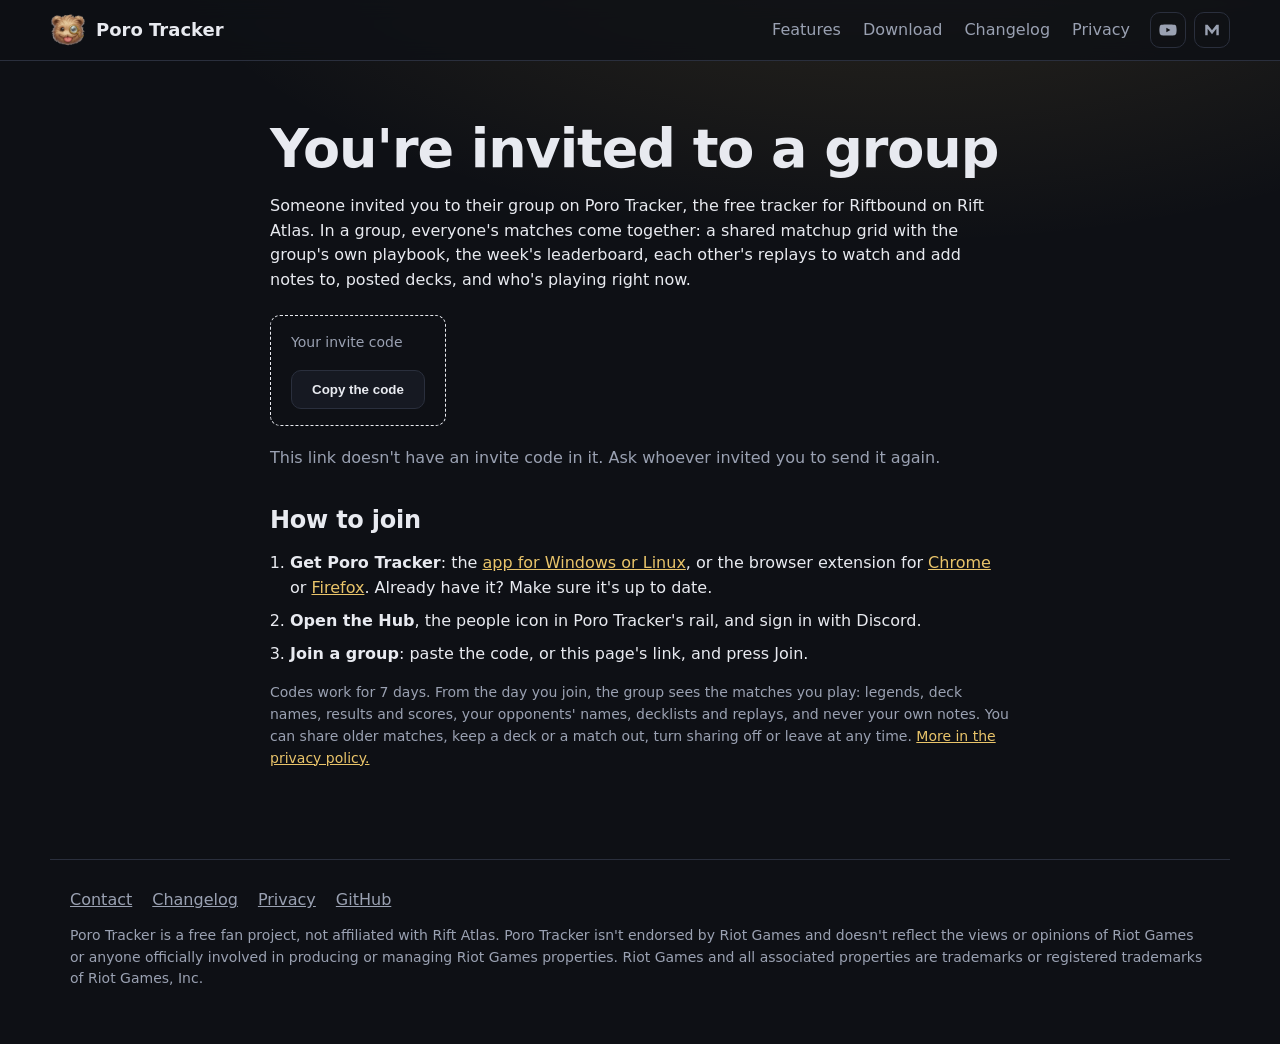
<file: join.html>
<!doctype html>
<html lang="en">
  <head>
    <meta charset="UTF-8" />
    <meta name="viewport" content="width=device-width, initial-scale=1" />
    <title>Join a group · Poro Tracker</title>
    <meta name="description" content="You're invited to a group on Poro Tracker, the free Riftbound tracker for Rift Atlas." />
    <meta name="robots" content="noindex" />
    <link rel="icon" href="images/favicon.png" />
    <link rel="stylesheet" href="styles.css" />
  </head>
  <body>
    <header class="top">
  <a class="brand" href="./"><img src="images/logo.png" alt="" width="36" height="36" /> Poro Tracker</a>
  <nav aria-label="Site">
    <a href="./#features">Features</a>
    <a href="./#download">Download</a>
    <a href="changelog.html">Changelog</a>
    <a href="privacy.html">Privacy</a>
  </nav>
  <div class="socials">
    <a class="social youtube" href="https://www.youtube.com/@Noobby" target="_blank" rel="noopener" title="YouTube" aria-label="YouTube">
      <svg viewBox="0 0 24 24" aria-hidden="true"><path d="M23 7.2a3 3 0 0 0-2.1-2.1C19 4.6 12 4.6 12 4.6s-7 0-8.9.5A3 3 0 0 0 1 7.2 31 31 0 0 0 .5 12a31 31 0 0 0 .5 4.8 3 3 0 0 0 2.1 2.1c1.9.5 8.9.5 8.9.5s7 0 8.9-.5a3 3 0 0 0 2.1-2.1 31 31 0 0 0 .5-4.8 31 31 0 0 0-.5-4.8ZM9.8 15.1V8.9l5.4 3.1-5.4 3.1Z" /></svg>
    </a>
    <a class="social metafy" href="https://metafy.gg/@noobby" target="_blank" rel="noopener" title="Metafy" aria-label="Metafy">
      <svg viewBox="0 0 24 24" aria-hidden="true"><path d="M3 19V5h3.2L12 12.4 17.8 5H21v14h-3.2v-8.6L12 17.6l-5.8-7.2V19H3Z" /></svg>
    </a>
  </div>
</header>
    <main>
      <section class="page join">
        <h1>You're invited to a group</h1>
        <p>
          Someone invited you to their group on Poro Tracker, the free tracker for Riftbound on Rift Atlas. In a group, everyone's matches come together: a shared
          matchup grid with the group's own playbook, the week's leaderboard, each other's replays to watch and add notes to, posted decks, and who's playing right
          now.
        </p>

        <div class="invite" id="invite" hidden>
          <span class="muted small">Your invite code</span>
          <span class="invite-code" id="code"></span>
          <button class="button" id="copy" type="button">Copy the code</button>
        </div>
        <p class="muted" id="no-code" hidden>This link doesn't have an invite code in it. Ask whoever invited you to send it again.</p>

        <h2>How to join</h2>
        <ol>
          <li>
            <b>Get Poro Tracker</b>: the <a href="./#download">app for Windows or Linux</a>, or the browser extension for <a href="https://chromewebstore.google.com/detail/poro-tracker/bhjnaeodigddnpbfbooijanlfbafikge">Chrome</a> or
            <a href="https://addons.mozilla.org/firefox/addon/poro-tracker/">Firefox</a>. Already have it? Make sure it's up to date.
          </li>
          <li><b>Open the Hub</b>, the people icon in Poro Tracker's rail, and sign in with Discord.</li>
          <li><b>Join a group</b>: paste the code, or this page's link, and press Join.</li>
        </ol>
        <p class="muted small">
          Codes work for 7 days. From the day you join, the group sees the matches you play: legends, deck names, results and scores, your opponents' names,
          decklists and replays, and never your own notes. You can share older matches, keep a deck or a match out, turn sharing off or leave at any time.
          <a href="privacy.html#groups">More in the privacy policy.</a>
        </p>
      </section>
    </main>
    <footer>
  <nav aria-label="Footer">
    <a href="mailto:contact@porotracker.com">Contact</a>
  <a href="changelog.html">Changelog</a>
    <a href="privacy.html">Privacy</a>
    <a href="https://github.com/NoobbyTV/poro-tracker-releases/releases/latest" target="_blank" rel="noopener">GitHub</a>
  </nav>
  <p class="small muted">
    Poro Tracker is a free fan project, not affiliated with Rift Atlas. Poro Tracker isn't endorsed by Riot Games and doesn't reflect the views or opinions of
    Riot Games or anyone officially involved in producing or managing Riot Games properties. Riot Games and all associated properties are trademarks or
    registered trademarks of Riot Games, Inc.
  </p>
</footer>
    <script>
      // The code is in the link after "#", so it never reaches any server.
      (() => {
        const code = decodeURIComponent(location.hash.slice(1)).trim().toUpperCase();
        if (!/^[A-HJ-NP-Z2-9]{8}$/.test(code)) {
          document.getElementById("no-code").hidden = false;
          return;
        }
        document.getElementById("code").textContent = code;
        document.getElementById("invite").hidden = false;
        const copy = document.getElementById("copy");
        copy.addEventListener("click", () =>
          navigator.clipboard.writeText(code).then(
            () => (copy.textContent = "Copied"),
            () => (copy.textContent = "Select the code to copy it")
          )
        );
      })();
    </script>
  </body>
</html>
</file>
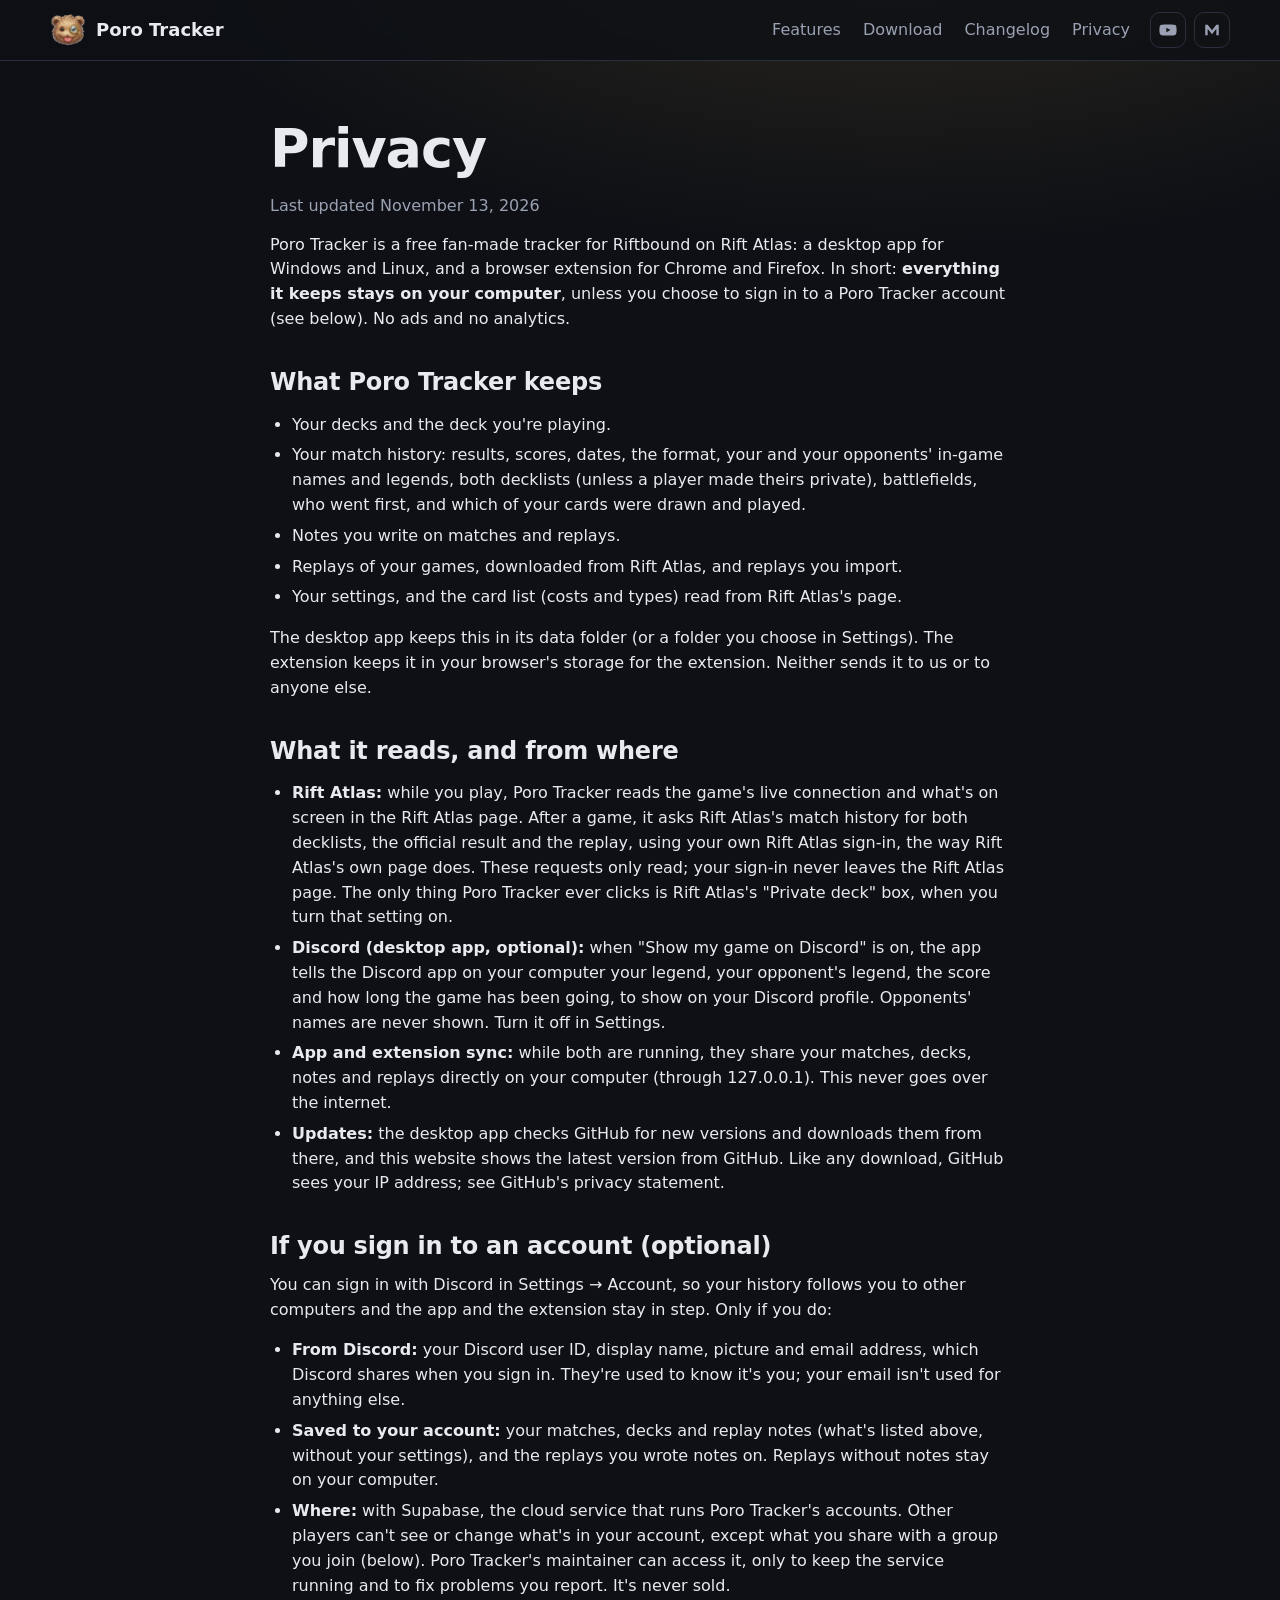
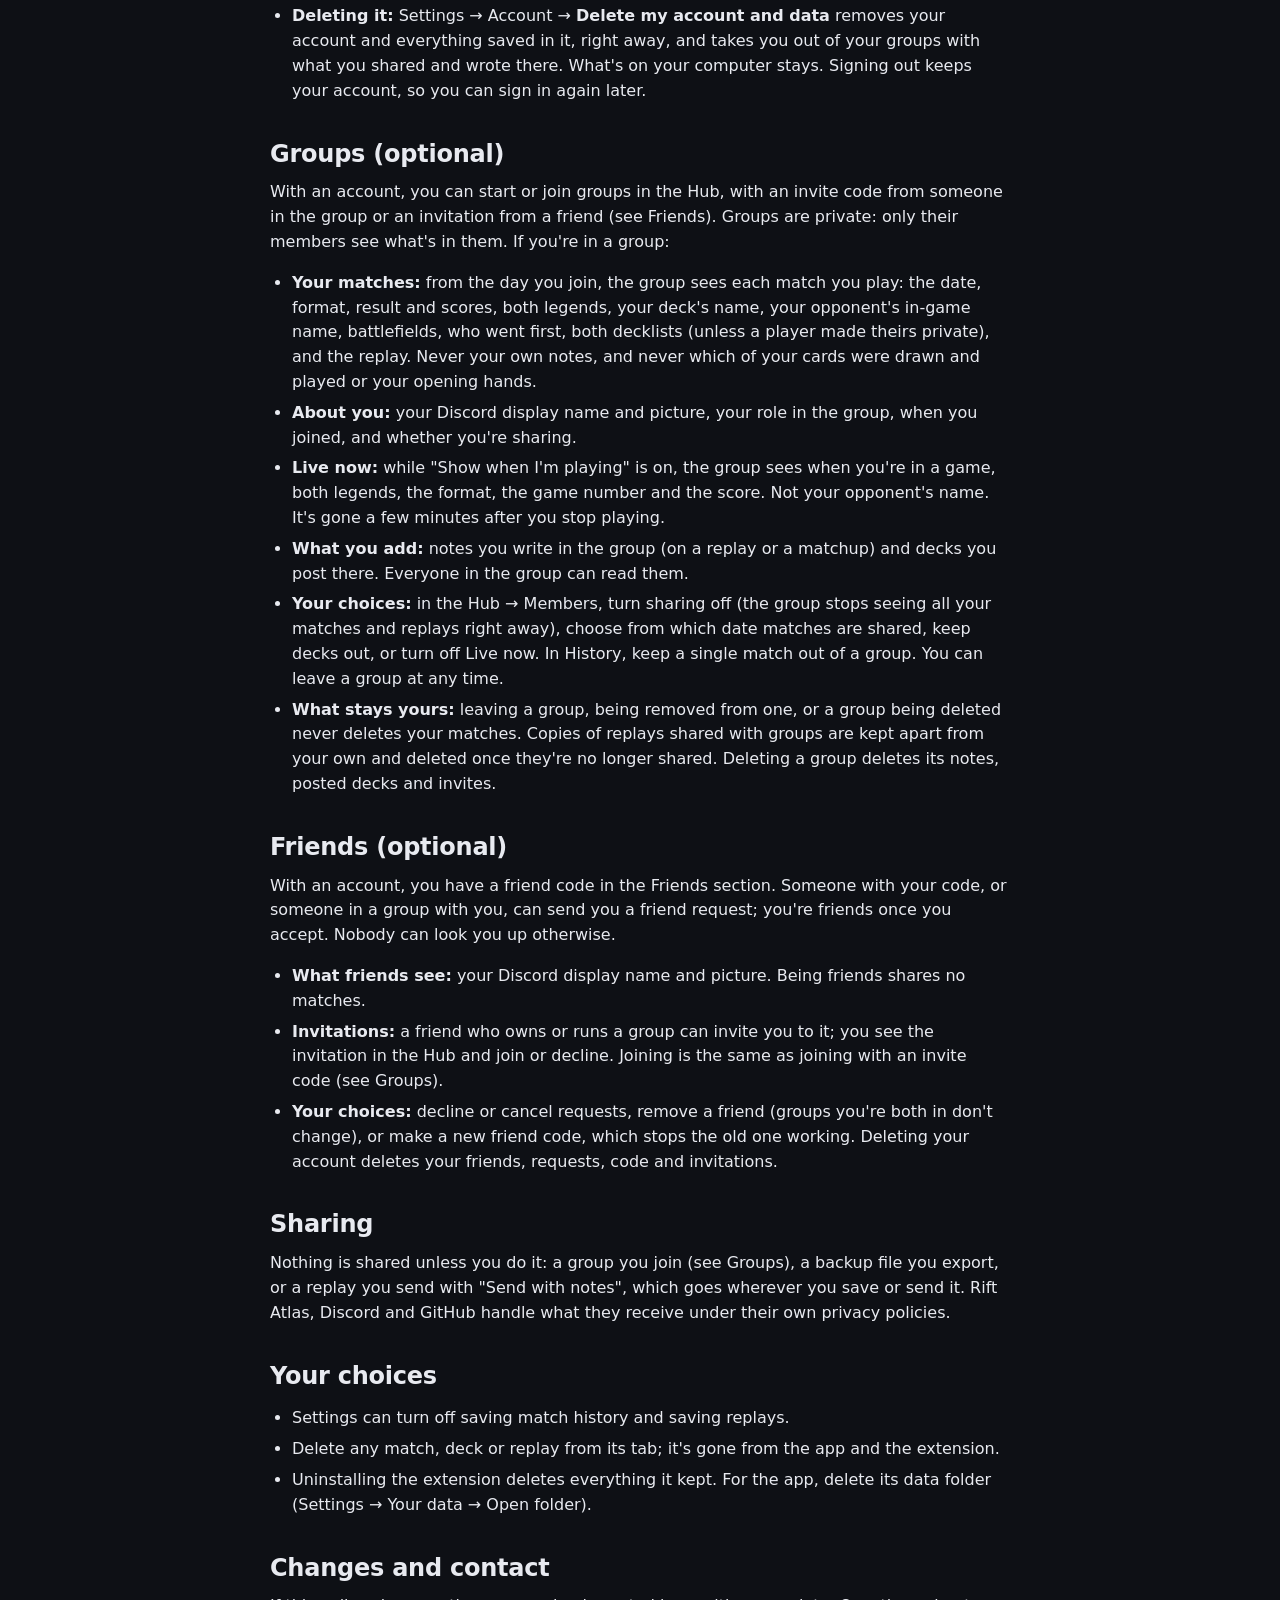
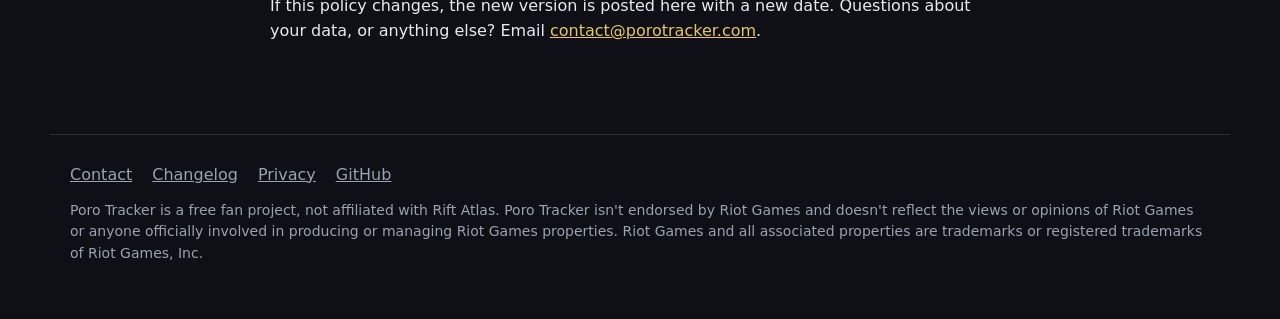
<file: privacy.html>
<!doctype html>
<html lang="en">
  <head>
    <meta charset="UTF-8" />
    <meta name="viewport" content="width=device-width, initial-scale=1" />
    <title>Privacy · Poro Tracker</title>
    <meta name="description" content="What Poro Tracker keeps, where, and who sees it." />
    <link rel="icon" href="images/favicon.png" />
    <link rel="stylesheet" href="styles.css" />
  </head>
  <body>
    <header class="top">
  <a class="brand" href="./"><img src="images/logo.png" alt="" width="36" height="36" /> Poro Tracker</a>
  <nav aria-label="Site">
    <a href="./#features">Features</a>
    <a href="./#download">Download</a>
    <a href="changelog.html">Changelog</a>
    <a href="privacy.html">Privacy</a>
  </nav>
  <div class="socials">
    <a class="social youtube" href="https://www.youtube.com/@Noobby" target="_blank" rel="noopener" title="YouTube" aria-label="YouTube">
      <svg viewBox="0 0 24 24" aria-hidden="true"><path d="M23 7.2a3 3 0 0 0-2.1-2.1C19 4.6 12 4.6 12 4.6s-7 0-8.9.5A3 3 0 0 0 1 7.2 31 31 0 0 0 .5 12a31 31 0 0 0 .5 4.8 3 3 0 0 0 2.1 2.1c1.9.5 8.9.5 8.9.5s7 0 8.9-.5a3 3 0 0 0 2.1-2.1 31 31 0 0 0 .5-4.8 31 31 0 0 0-.5-4.8ZM9.8 15.1V8.9l5.4 3.1-5.4 3.1Z" /></svg>
    </a>
    <a class="social metafy" href="https://metafy.gg/@noobby" target="_blank" rel="noopener" title="Metafy" aria-label="Metafy">
      <svg viewBox="0 0 24 24" aria-hidden="true"><path d="M3 19V5h3.2L12 12.4 17.8 5H21v14h-3.2v-8.6L12 17.6l-5.8-7.2V19H3Z" /></svg>
    </a>
  </div>
</header>
    <main>
      <section class="page">
        <h1>Privacy</h1>
        <p class="muted">Last updated November 13, 2026</p>
        <p>
          Poro Tracker is a free fan-made tracker for Riftbound on Rift Atlas: a desktop app for Windows and Linux, and a browser extension for Chrome and Firefox. In
          short: <b>everything it keeps stays on your computer</b>, unless you choose to sign in to a Poro Tracker account (see below). No ads and no analytics.
        </p>

        <h2>What Poro Tracker keeps</h2>
        <ul>
          <li>Your decks and the deck you're playing.</li>
          <li>
            Your match history: results, scores, dates, the format, your and your opponents' in-game names and legends, both decklists (unless a player made theirs
            private), battlefields, who went first, and which of your cards were drawn and played.
          </li>
          <li>Notes you write on matches and replays.</li>
          <li>Replays of your games, downloaded from Rift Atlas, and replays you import.</li>
          <li>Your settings, and the card list (costs and types) read from Rift Atlas's page.</li>
        </ul>
        <p>
          The desktop app keeps this in its data folder (or a folder you choose in Settings). The extension keeps it in your browser's storage for the extension.
          Neither sends it to us or to anyone else.
        </p>

        <h2>What it reads, and from where</h2>
        <ul>
          <li>
            <b>Rift Atlas:</b> while you play, Poro Tracker reads the game's live connection and what's on screen in the Rift Atlas page. After a game, it asks Rift
            Atlas's match history for both decklists, the official result and the replay, using your own Rift Atlas sign-in, the way Rift Atlas's own page does. These
            requests only read; your sign-in never leaves the Rift Atlas page. The only thing Poro Tracker ever clicks is Rift Atlas's "Private deck" box, when you turn
            that setting on.
          </li>
          <li>
            <b>Discord (desktop app, optional):</b> when "Show my game on Discord" is on, the app tells the Discord app on your computer your legend, your opponent's
            legend, the score and how long the game has been going, to show on your Discord profile. Opponents' names are never shown. Turn it off in Settings.
          </li>
          <li>
            <b>App and extension sync:</b> while both are running, they share your matches, decks, notes and replays directly on your computer (through
            127.0.0.1). This never goes over the internet.
          </li>
          <li>
            <b>Updates:</b> the desktop app checks GitHub for new versions and downloads them from there, and this website shows the latest version from GitHub. Like
            any download, GitHub sees your IP address; see GitHub's privacy statement.
          </li>
        </ul>

        <h2>If you sign in to an account (optional)</h2>
        <p>
          You can sign in with Discord in Settings → Account, so your history follows you to other computers and the app and the extension stay in step. Only if
          you do:
        </p>
        <ul>
          <li>
            <b>From Discord:</b> your Discord user ID, display name, picture and email address, which Discord shares when you sign in. They're used to know it's
            you; your email isn't used for anything else.
          </li>
          <li>
            <b>Saved to your account:</b> your matches, decks and replay notes (what's listed above, without your settings), and the replays you wrote notes on. Replays
            without notes stay on your computer.
          </li>
          <li>
            <b>Where:</b> with Supabase, the cloud service that runs Poro Tracker's accounts. Other players can't see or change what's in your account, except what
            you share with a group you join (below). Poro Tracker's maintainer can access it, only to keep the service running and to fix problems you report. It's
            never sold.
          </li>
          <li>
            <b>Deleting it:</b> Settings → Account → <b>Delete my account and data</b> removes your account and everything saved in it, right away, and takes you out
            of your groups with what you shared and wrote there. What's on your computer stays. Signing out keeps your account, so you can sign in again later.
          </li>
        </ul>

        <h2 id="groups">Groups (optional)</h2>
        <p>
          With an account, you can start or join groups in the Hub, with an invite code from someone in the group or an invitation from a friend (see Friends).
          Groups are private: only their members see what's in them. If you're in a group:
        </p>
        <ul>
          <li>
            <b>Your matches:</b> from the day you join, the group sees each match you play: the date, format, result and scores, both legends, your deck's name,
            your opponent's in-game name, battlefields, who went first, both decklists (unless a player made theirs private), and the replay. Never your own notes,
            and never which of your cards were drawn and played or your opening hands.
          </li>
          <li><b>About you:</b> your Discord display name and picture, your role in the group, when you joined, and whether you're sharing.</li>
          <li>
            <b>Live now:</b> while "Show when I'm playing" is on, the group sees when you're in a game, both legends, the format, the game number and the score. Not
            your opponent's name. It's gone a few minutes after you stop playing.
          </li>
          <li><b>What you add:</b> notes you write in the group (on a replay or a matchup) and decks you post there. Everyone in the group can read them.</li>
          <li>
            <b>Your choices:</b> in the Hub → Members, turn sharing off (the group stops seeing all your matches and replays right away), choose from which date
            matches are shared, keep decks out, or turn off Live now. In History, keep a single match out of a group. You can leave a group at any time.
          </li>
          <li>
            <b>What stays yours:</b> leaving a group, being removed from one, or a group being deleted never deletes your matches. Copies of replays shared with
            groups are kept apart from your own and deleted once they're no longer shared. Deleting a group deletes its notes, posted decks and invites.
          </li>
        </ul>

        <h2 id="friends">Friends (optional)</h2>
        <p>
          With an account, you have a friend code in the Friends section. Someone with your code, or someone in a group with you, can send you a friend request; you're
          friends once you accept. Nobody can look you up otherwise.
        </p>
        <ul>
          <li><b>What friends see:</b> your Discord display name and picture. Being friends shares no matches.</li>
          <li>
            <b>Invitations:</b> a friend who owns or runs a group can invite you to it; you see the invitation in the Hub and join or decline. Joining is the same as
            joining with an invite code (see Groups).
          </li>
          <li>
            <b>Your choices:</b> decline or cancel requests, remove a friend (groups you're both in don't change), or make a new friend code, which stops the old one
            working. Deleting your account deletes your friends, requests, code and invitations.
          </li>
        </ul>

        <h2>Sharing</h2>
        <p>
          Nothing is shared unless you do it: a group you join (see Groups), a backup file you export, or a replay you send with "Send with notes", which goes
          wherever you save or send it. Rift Atlas, Discord and GitHub handle what they receive under their own privacy policies.
        </p>

        <h2>Your choices</h2>
        <ul>
          <li>Settings can turn off saving match history and saving replays.</li>
          <li>Delete any match, deck or replay from its tab; it's gone from the app and the extension.</li>
          <li>Uninstalling the extension deletes everything it kept. For the app, delete its data folder (Settings → Your data → Open folder).</li>
        </ul>

        <h2>Changes and contact</h2>
        <p>
          If this policy changes, the new version is posted here with a new date. Questions about your data, or anything else? Email
          <a href="mailto:contact@porotracker.com">contact@porotracker.com</a>.
        </p>
      </section>
    </main>
    <footer>
  <nav aria-label="Footer">
    <a href="mailto:contact@porotracker.com">Contact</a>
  <a href="changelog.html">Changelog</a>
    <a href="privacy.html">Privacy</a>
    <a href="https://github.com/NoobbyTV/poro-tracker-releases/releases/latest" target="_blank" rel="noopener">GitHub</a>
  </nav>
  <p class="small muted">
    Poro Tracker is a free fan project, not affiliated with Rift Atlas. Poro Tracker isn't endorsed by Riot Games and doesn't reflect the views or opinions of
    Riot Games or anyone officially involved in producing or managing Riot Games properties. Riot Games and all associated properties are trademarks or
    registered trademarks of Riot Games, Inc.
  </p>
</footer>
  </body>
</html>
</file>
<file: styles.css>
/* Poro Tracker's website: the app's dark and gold look. */

:root {
  color-scheme: dark;
  --bg: #0e1015;
  --panel: #161922;
  --raised: #1d212c;
  --border: #2a2f3d;
  --text: #e8eaf0;
  --muted: #9aa1b2;
  --accent: #d8b25a;
  --accent-strong: #e9c46a;
  --accent-ink: #1a1408;
  --win: #5cc28b;
  --youtube: #ff3b3b;
  --radius: 14px;
  --width: 1180px;
  font-family: "Segoe UI", system-ui, -apple-system, sans-serif;
  font-size: 16px;
  line-height: 1.55;
  color: var(--text);
}

* {
  box-sizing: border-box;
}

body {
  margin: 0;
  background:
    radial-gradient(1100px 520px at 70% -120px, color-mix(in srgb, var(--accent) 16%, transparent), transparent 70%),
    var(--bg);
}

a {
  color: var(--accent-strong);
}

h1,
h2,
h3 {
  line-height: 1.2;
  margin: 0 0 12px;
}

h1 {
  font-size: clamp(34px, 5vw, 54px);
  letter-spacing: -0.02em;
}

h2 {
  font-size: clamp(26px, 3.4vw, 36px);
  letter-spacing: -0.01em;
}

h3 {
  font-size: 22px;
}

p {
  margin: 0 0 14px;
}

.muted {
  color: var(--muted);
}

.small {
  font-size: 14px;
}

.center {
  text-align: center;
}

code {
  font-size: 0.92em;
  padding: 1px 5px;
  border-radius: 5px;
  background: var(--raised);
}

/* ---- Header ---- */

.top {
  position: sticky;
  top: 0;
  z-index: 10;
  display: flex;
  align-items: center;
  gap: 20px;
  padding: 12px max(20px, calc((100vw - var(--width)) / 2));
  background: color-mix(in srgb, var(--bg) 82%, transparent);
  backdrop-filter: blur(10px);
  border-bottom: 1px solid var(--border);
}

.brand {
  display: flex;
  align-items: center;
  gap: 10px;
  color: var(--text);
  font-weight: 700;
  font-size: 18px;
  text-decoration: none;
}

.top nav {
  display: flex;
  gap: 22px;
  margin-left: auto;
}

.top nav a {
  color: var(--muted);
  text-decoration: none;
}

.top nav a:hover {
  color: var(--text);
}

.socials {
  display: flex;
  gap: 8px;
}

.social {
  display: grid;
  place-items: center;
  width: 36px;
  height: 36px;
  border-radius: 10px;
  border: 1px solid var(--border);
  color: var(--muted);
}

.social svg {
  width: 18px;
  height: 18px;
  fill: currentColor;
}

.social.youtube:hover {
  color: var(--youtube);
  border-color: var(--youtube);
}

.social.metafy:hover {
  color: var(--accent-strong);
  border-color: var(--accent);
}

main > section,
footer {
  max-width: var(--width);
  margin: 0 auto;
  padding: 0 20px;
}

/* ---- Buttons ---- */

.button {
  display: inline-flex;
  align-items: center;
  justify-content: center;
  gap: 8px;
  padding: 11px 20px;
  border-radius: 10px;
  border: 1px solid var(--border);
  color: var(--text);
  background: var(--panel);
  font-weight: 600;
  text-decoration: none;
  transition: border-color 0.15s, background 0.15s;
}

.button:hover {
  border-color: var(--muted);
}

.button.primary {
  background: var(--accent);
  border-color: var(--accent);
  color: var(--accent-ink);
}

.button.primary:hover {
  background: var(--accent-strong);
}

.youtube-button:hover {
  border-color: var(--youtube);
}

.cta {
  display: flex;
  flex-wrap: wrap;
  gap: 12px;
  margin: 22px 0 12px;
}

.text-link {
  display: inline-block;
  margin-top: 10px;
  font-size: 14px;
}

/* ---- Hero ---- */

.hero {
  display: grid;
  grid-template-columns: minmax(0, 0.9fr) minmax(0, 1.1fr);
  gap: 44px;
  align-items: center;
  padding-top: 64px !important;
  padding-bottom: 40px !important;
}

.pill {
  display: inline-block;
  margin-bottom: 18px;
  padding: 4px 12px;
  border-radius: 999px;
  border: 1px solid color-mix(in srgb, var(--accent) 50%, transparent);
  color: var(--accent-strong);
  font-size: 14px;
}

.lead {
  font-size: 18px;
  color: #c9cdd8;
}

.hero-shot {
  margin: 0;
}

.hero-shot img,
.shot {
  display: block;
  max-width: 100%;
  height: auto;
  border-radius: var(--radius);
  border: 1px solid var(--border);
  box-shadow: 0 30px 80px -30px rgba(0, 0, 0, 0.8);
}

.hero-shot img {
  transform: perspective(1400px) rotateY(-6deg);
}

/* ---- Highlights ---- */

.strip {
  display: grid;
  grid-template-columns: repeat(3, 1fr);
  gap: 16px;
  margin-top: 20px !important;
}

.strip > div,
.extras > div {
  display: flex;
  flex-direction: column;
  gap: 4px;
  padding: 18px 20px;
  border-radius: var(--radius);
  border: 1px solid var(--border);
  background: var(--panel);
}

.strip span,
.extras span {
  color: var(--muted);
  font-size: 15px;
}

/* ---- Features ---- */

.features {
  padding-top: 90px !important;
}

.features > h2 {
  text-align: center;
  margin-bottom: 50px;
}

.feature {
  display: grid;
  grid-template-columns: minmax(0, 1fr) auto;
  gap: 48px;
  align-items: center;
  margin-bottom: 80px;
}

.feature.flip {
  grid-template-columns: auto minmax(0, 1fr);
}

.feature.flip .feature-text {
  order: 2;
}

.feature .shot.tall {
  max-height: 560px;
  width: auto;
}

.feature.wide {
  grid-template-columns: 1fr;
  gap: 22px;
}

.feature.wide .feature-text {
  max-width: 760px;
}

.feature ul {
  margin: 0;
  padding-left: 20px;
  color: var(--muted);
}

.feature li + li {
  margin-top: 6px;
}

.extras {
  display: grid;
  grid-template-columns: repeat(4, 1fr);
  gap: 16px;
}

/* ---- Download ---- */

.download {
  padding-top: 90px !important;
  text-align: center;
}

.downloads {
  display: grid;
  grid-template-columns: repeat(4, 1fr);
  gap: 16px;
  margin: 28px 0 20px;
  text-align: left;
}

.dl {
  display: flex;
  flex-direction: column;
  align-items: flex-start;
  padding: 22px;
  border-radius: var(--radius);
  border: 1px solid var(--border);
  background: var(--panel);
}

.dl.yours {
  border-color: color-mix(in srgb, var(--accent) 70%, transparent);
  box-shadow: 0 0 0 1px color-mix(in srgb, var(--accent) 30%, transparent);
}

.dl p {
  color: var(--muted);
}

.dl .button {
  margin: 4px 0 12px;
}

.dl details {
  width: 100%;
  font-size: 14px;
  color: var(--muted);
}

.dl summary {
  cursor: pointer;
  color: var(--accent-strong);
}

.dl ol {
  padding-left: 18px;
  margin: 10px 0 0;
}

.dl .tip {
  margin: 14px 0 0;
  padding-top: 12px;
  border-top: 1px solid var(--border);
}

/* ---- Creator ---- */

.creator {
  display: flex;
  align-items: center;
  gap: 24px;
  margin: 100px auto 0 !important;
  max-width: 760px !important;
  padding: 28px !important;
  border-radius: var(--radius);
  border: 1px solid var(--border);
  background: linear-gradient(135deg, color-mix(in srgb, var(--accent) 10%, var(--panel)), var(--panel));
}

.creator h2 {
  font-size: 26px;
  margin-bottom: 4px;
}

.creator .cta {
  margin: 14px 0 0;
}

/* ---- Text pages (privacy, changelog) ---- */

.page {
  max-width: 780px !important;
  padding-top: 56px !important;
}

.page h2 {
  font-size: 24px;
  margin-top: 36px;
}

.page ul {
  padding-left: 22px;
}

.page li + li {
  margin-top: 6px;
}

.release {
  padding: 20px 24px;
  margin-bottom: 18px;
  border-radius: var(--radius);
  border: 1px solid var(--border);
  background: var(--panel);
}

.release h2 {
  margin-top: 0;
  font-size: 22px;
}

.release ul {
  margin: 0;
  color: #c9cdd8;
}

/* ---- Footer ---- */

footer {
  margin-top: 90px !important;
  padding-top: 28px !important;
  padding-bottom: 40px !important;
  border-top: 1px solid var(--border);
}

footer nav {
  display: flex;
  gap: 20px;
  margin-bottom: 12px;
}

footer nav a {
  color: var(--muted);
}

/* ---- Phones and small windows ---- */

@media (max-width: 960px) {
  .hero,
  .feature,
  .feature.flip {
    grid-template-columns: 1fr;
  }

  .feature.flip .feature-text {
    order: 0;
  }

  .hero-shot img {
    transform: none;
  }

  .feature .shot.tall {
    max-height: 480px;
    justify-self: center;
  }

  .downloads,
  .extras {
    grid-template-columns: repeat(2, 1fr);
  }
}

@media (max-width: 640px) {
  .top {
    flex-wrap: wrap;
    gap: 10px 16px;
  }

  .top nav {
    order: 3;
    width: 100%;
    margin-left: 0;
    gap: 18px;
    overflow-x: auto;
  }

  .socials {
    margin-left: auto;
  }

  .hero {
    padding-top: 36px !important;
  }

  .strip,
  .downloads,
  .extras {
    grid-template-columns: 1fr;
  }

  .creator {
    flex-direction: column;
    align-items: flex-start;
  }
}

/* The invite page (join.html) */

.invite {
  display: inline-flex;
  flex-direction: column;
  align-items: flex-start;
  gap: 8px;
  margin: 8px 0 20px;
  padding: 16px 20px;
  border: 1px dashed currentColor;
  border-radius: 10px;
}

.invite-code {
  font-size: 34px;
  font-weight: 700;
  letter-spacing: 0.14em;
  font-family: Consolas, "Cascadia Mono", monospace;
}

.join ol {
  padding-left: 20px;
}

.join ol li + li {
  margin-top: 8px;
}
</file>
